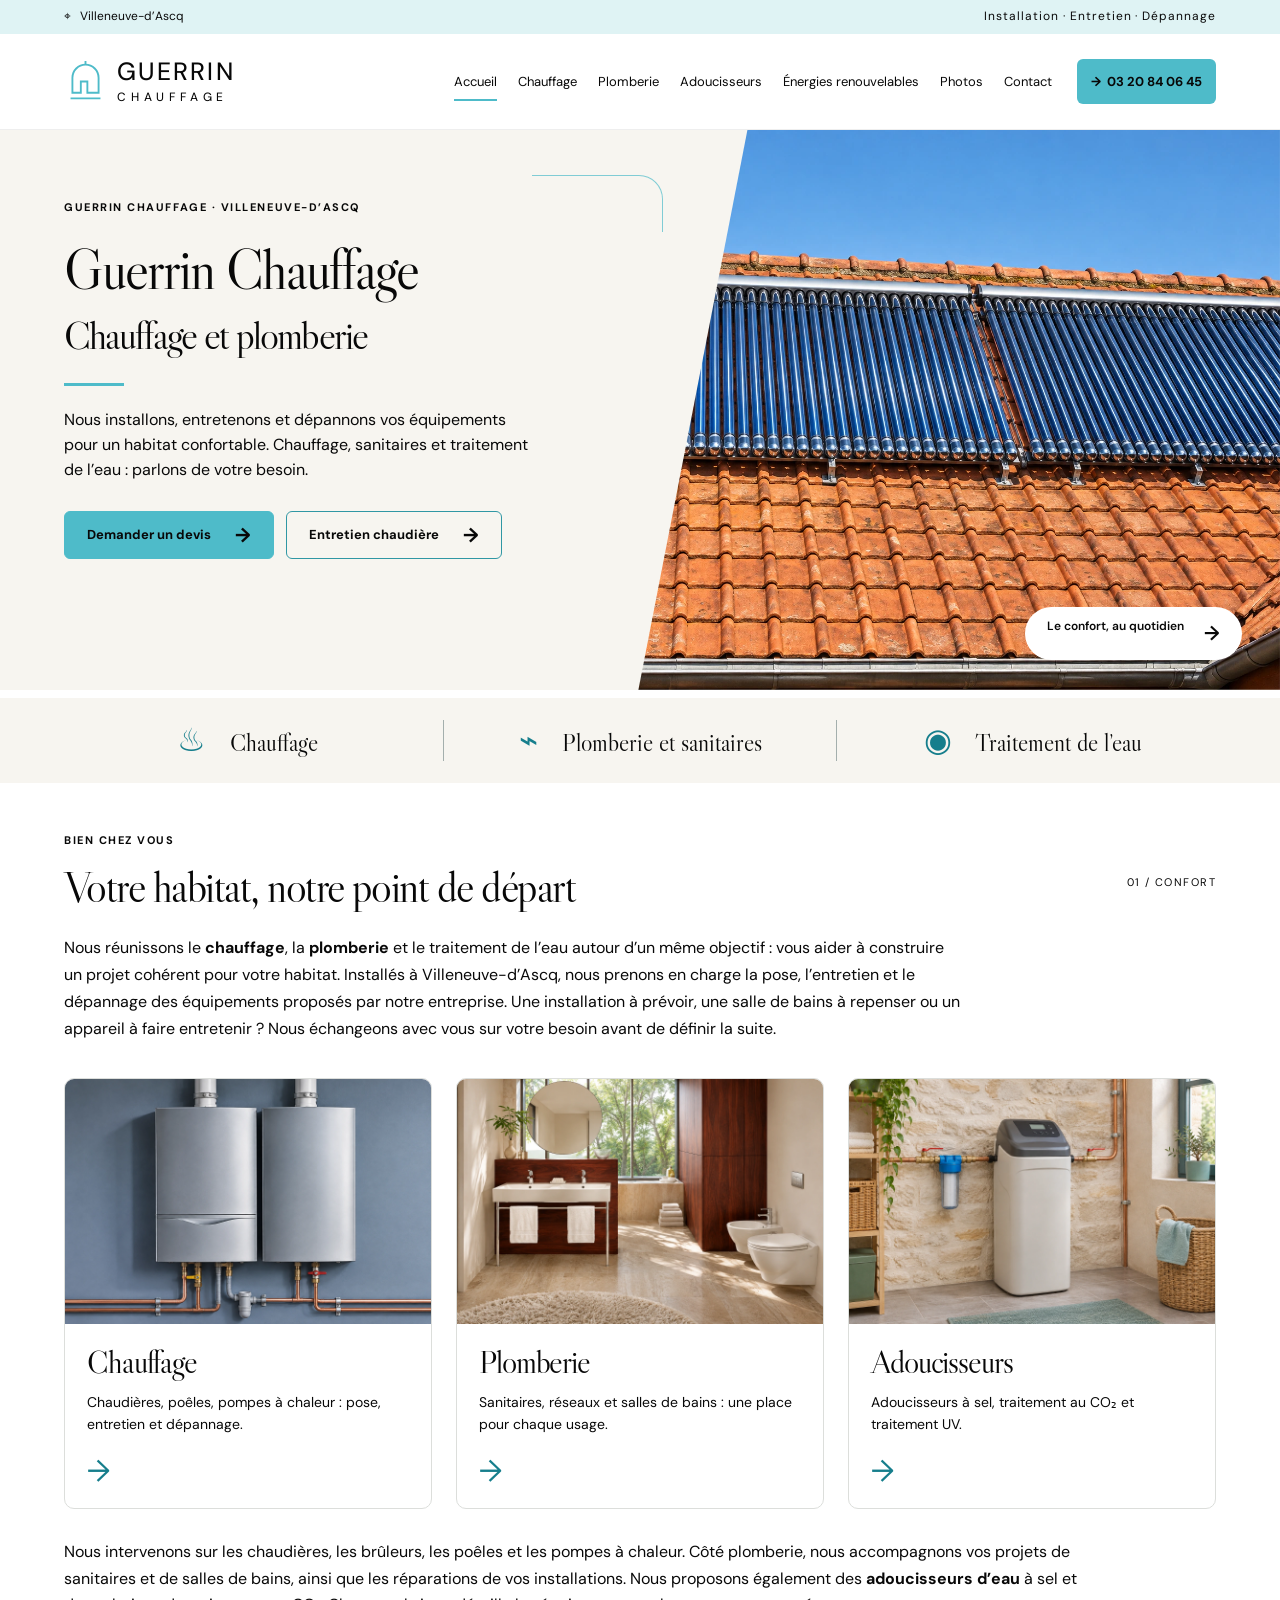
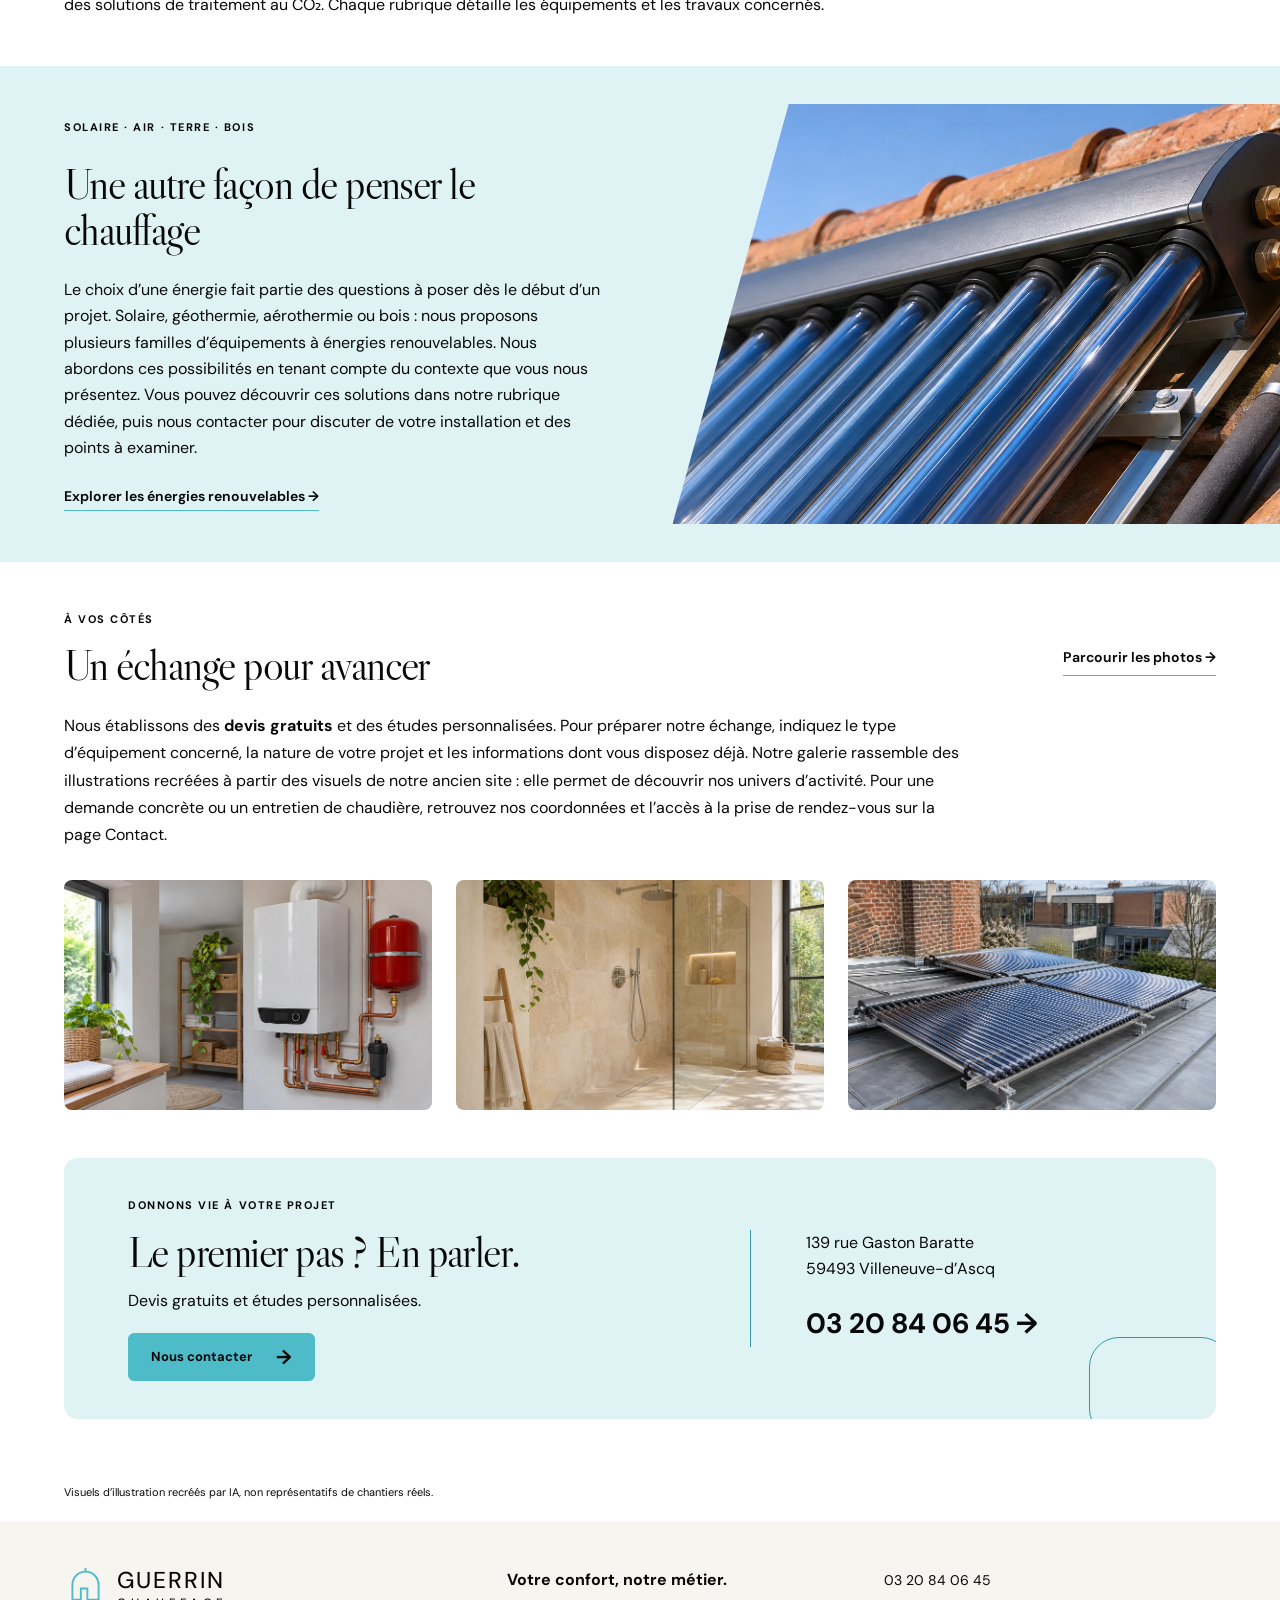
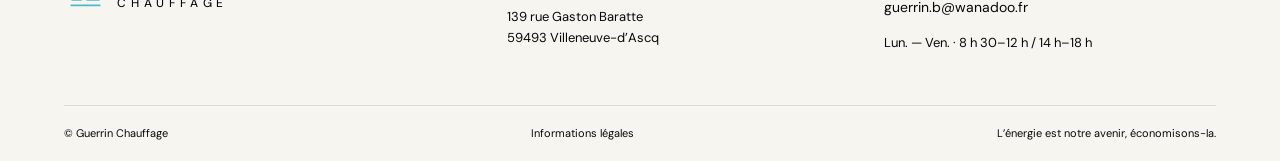
<file: index.html>
<!doctype html><html lang="fr"><head><meta charset="utf-8"><meta name="viewport" content="width=device-width, initial-scale=1"><title>Guerrin Chauffage, chauffage et plomberie à Villeneuve-d’Ascq | Guerrin Chauffage</title><meta name="description" content="Nous réunissons le chauffage, la plomberie et le traitement de l’eau autour d’un même objectif : vous aider à construire un projet cohérent pour votre"><meta name="theme-color" content="#4ebbc9"><link rel="icon" href="assets/favicon.svg" type="image/svg+xml"><link rel="stylesheet" href="style.css?v=5"></head><body><a class="skip" href="#contenu">Aller au contenu</a><div class="top"><div class="wrap">⌖ &nbsp; Villeneuve-d’Ascq <span>Installation · Entretien · Dépannage</span></div></div><header><div class="wrap header"><a class="brand" href="index.html" aria-label="Guerrin Chauffage accueil"><svg viewBox="0 0 46 46" aria-hidden="true"><path d="M9 35V19a14 14 0 0 1 28 0v16H25V23h-7v12Z"/><path d="M7 41h32M23 5V1"/></svg><span>GUERRIN<span class="brand-sub">CHAUFFAGE</span></span></a><button class="menu" aria-expanded="false" aria-controls="navigation">Menu ☰</button><nav id="navigation" aria-label="Navigation principale"><a href="index.html" aria-current="page">Accueil</a><a href="chauffage.html" >Chauffage</a><a href="plomberie.html" >Plomberie</a><a href="adoucisseurs.html" >Adoucisseurs</a><a href="energies-renouvelables.html" >Énergies renouvelables</a><a href="photos.html" >Photos</a><a href="contact.html" >Contact</a></nav><a class="phone" href="tel:+33320840645">→ &nbsp;03 20 84 06 45</a></div></header><main id="contenu"><section class="hero home"><div class="hero-copy"><span class="eyebrow">GUERRIN CHAUFFAGE · VILLENEUVE-D’ASCQ</span><h1>Guerrin Chauffage<br><span>Chauffage et plomberie</span></h1><div class="rule"></div><p>Nous installons, entretenons et dépannons vos équipements pour un habitat confortable. Chauffage, sanitaires et traitement de l’eau : parlons de votre besoin.</p><div class="actions"><a class="button" href="contact.html">Demander un devis <span>→</span></a><a class="button outline" href="https://guerrin.opdate.fr" target="_blank" rel="noopener">Entretien chaudière <span>→</span></a></div></div><div class="hero-image"><img src="assets/photo-0-hd.webp" alt="Capteurs solaires sur une toiture" fetchpriority="high"><span class="image-tag">Le confort, au quotidien <span>→</span></span></div></section><div class="service-strip"><a href="chauffage.html"><span>♨︎</span> Chauffage</a><a href="plomberie.html"><span>⌁</span> Plomberie et sanitaires</a><a href="adoucisseurs.html"><span>◉</span> Traitement de l’eau</a></div><section class="wrap section reveal" id="decouvrir"><div class="section-heading"><div><span class="eyebrow">BIEN CHEZ VOUS</span><h2>Votre habitat, notre point de départ</h2></div><span class="small-number">01 / CONFORT</span></div><p class="intro">Nous réunissons le <strong>chauffage</strong>, la <strong>plomberie</strong> et le traitement de l’eau autour d’un même objectif : vous aider à construire un projet cohérent pour votre habitat. Installés à Villeneuve-d’Ascq, nous prenons en charge la pose, l’entretien et le dépannage des équipements proposés par notre entreprise. Une installation à prévoir, une salle de bains à repenser ou un appareil à faire entretenir ? Nous échangeons avec vous sur votre besoin avant de définir la suite.</p><div class="cards"><a class="card" href="chauffage.html"><div class="card-img"><img src="assets/photo-4-hd.webp" alt="Illustration recréée : équipement de chauffage" loading="lazy"></div><div class="card-content"><h3>Chauffage</h3><p>Chaudières, poêles, pompes à chaleur : pose, entretien et dépannage.</p><span class="arrow">→</span></div></a><a class="card" href="plomberie.html"><div class="card-img"><img src="assets/photo-2-hd.webp" alt="Illustration recréée : sanitaires" loading="lazy"></div><div class="card-content"><h3>Plomberie</h3><p>Sanitaires, réseaux et salles de bains : une place pour chaque usage.</p><span class="arrow">→</span></div></a><a class="card" href="adoucisseurs.html"><div class="card-img"><img src="assets/adoucisseur-hd.webp" alt="Illustration : adoucisseur d’eau" loading="lazy"></div><div class="card-content"><h3>Adoucisseurs</h3><p>Adoucisseurs à sel, traitement au CO₂ et traitement UV.</p><span class="arrow">→</span></div></a></div><p class="after-cards">Nous intervenons sur les chaudières, les brûleurs, les poêles et les pompes à chaleur. Côté plomberie, nous accompagnons vos projets de sanitaires et de salles de bains, ainsi que les réparations de vos installations. Nous proposons également des <strong>adoucisseurs d’eau</strong> à sel et des solutions de traitement au CO₂. Chaque rubrique détaille les équipements et les travaux concernés.</p></section><section class="feature reveal"><div class="wrap feature-grid"><div><span class="eyebrow">SOLAIRE · AIR · TERRE · BOIS</span><h2>Une autre façon de penser le chauffage</h2><p>Le choix d’une énergie fait partie des questions à poser dès le début d’un projet. Solaire, géothermie, aérothermie ou bois : nous proposons plusieurs familles d’équipements à énergies renouvelables. Nous abordons ces possibilités en tenant compte du contexte que vous nous présentez. Vous pouvez découvrir ces solutions dans notre rubrique dédiée, puis nous contacter pour discuter de votre installation et des points à examiner.</p><a class="text-link" href="energies-renouvelables.html">Explorer les énergies renouvelables →</a></div><div class="feature-media" data-parallax><img src="assets/home-solar-detail.webp" alt="Illustration : détail de capteurs solaires thermiques" loading="lazy"></div></div></section><section class="wrap section reveal"><div class="section-heading"><div><span class="eyebrow">À VOS CÔTÉS</span><h2>Un échange pour avancer</h2></div><a class="text-link" href="photos.html">Parcourir les photos →</a></div><p class="intro">Nous établissons des <strong>devis gratuits</strong> et des études personnalisées. Pour préparer notre échange, indiquez le type d’équipement concerné, la nature de votre projet et les informations dont vous disposez déjà. Notre galerie rassemble des illustrations recréées à partir des visuels de notre ancien site : elle permet de découvrir nos univers d’activité. Pour une demande concrète ou un entretien de chaudière, retrouvez nos coordonnées et l’accès à la prise de rendez-vous sur la page Contact.</p><div class="gallery-preview"><img src="assets/home-heating-preview.webp" alt="Illustration : chaudière murale et vase d’expansion" loading="lazy"><img src="assets/home-bath-preview.webp" alt="Illustration : douche à l’italienne" loading="lazy"><img src="assets/photo-6-hd.webp" alt="Illustration recréée : solaire" loading="lazy"></div></section><section class="wrap cta reveal"><div><span class="eyebrow">DONNONS VIE À VOTRE PROJET</span><h2>Le premier pas ? En parler.</h2><p>Devis gratuits et études personnalisées.</p><a class="button" href="contact.html">Nous contacter <span>→</span></a></div><div class="cta-info"><p>139 rue Gaston Baratte<br>59493 Villeneuve-d’Ascq</p><a href="tel:+33320840645">03 20 84 06 45 →</a></div></section><p class="wrap visual-note">Visuels d’illustration recréés par IA, non représentatifs de chantiers réels.</p></main><footer><div class="wrap foot"><a class="brand" href="index.html" aria-label="Guerrin Chauffage accueil"><svg viewBox="0 0 46 46" aria-hidden="true"><path d="M9 35V19a14 14 0 0 1 28 0v16H25V23h-7v12Z"/><path d="M7 41h32M23 5V1"/></svg><span>GUERRIN<span class="brand-sub">CHAUFFAGE</span></span></a><div><strong>Votre confort, notre métier.</strong><p>139 rue Gaston Baratte<br>59493 Villeneuve-d’Ascq</p></div><div><a href="tel:+33320840645">03 20 84 06 45</a><br><a href="mailto:guerrin.b@wanadoo.fr">guerrin.b@wanadoo.fr</a><p>Lun. — Ven. · 8 h 30–12 h / 14 h–18 h</p></div></div><div class="wrap foot-bottom"><span>© Guerrin Chauffage</span><a href="https://www.guerrinchauffage.com/info" target="_blank" rel="noopener">Informations légales</a><span>L’énergie est notre avenir, économisons-la.</span></div></footer><dialog id="lightbox"><button aria-label="Fermer la photographie">Fermer ×</button><img alt=""><p></p></dialog><script src="app.js?v=3" defer></script></body></html>
</file>
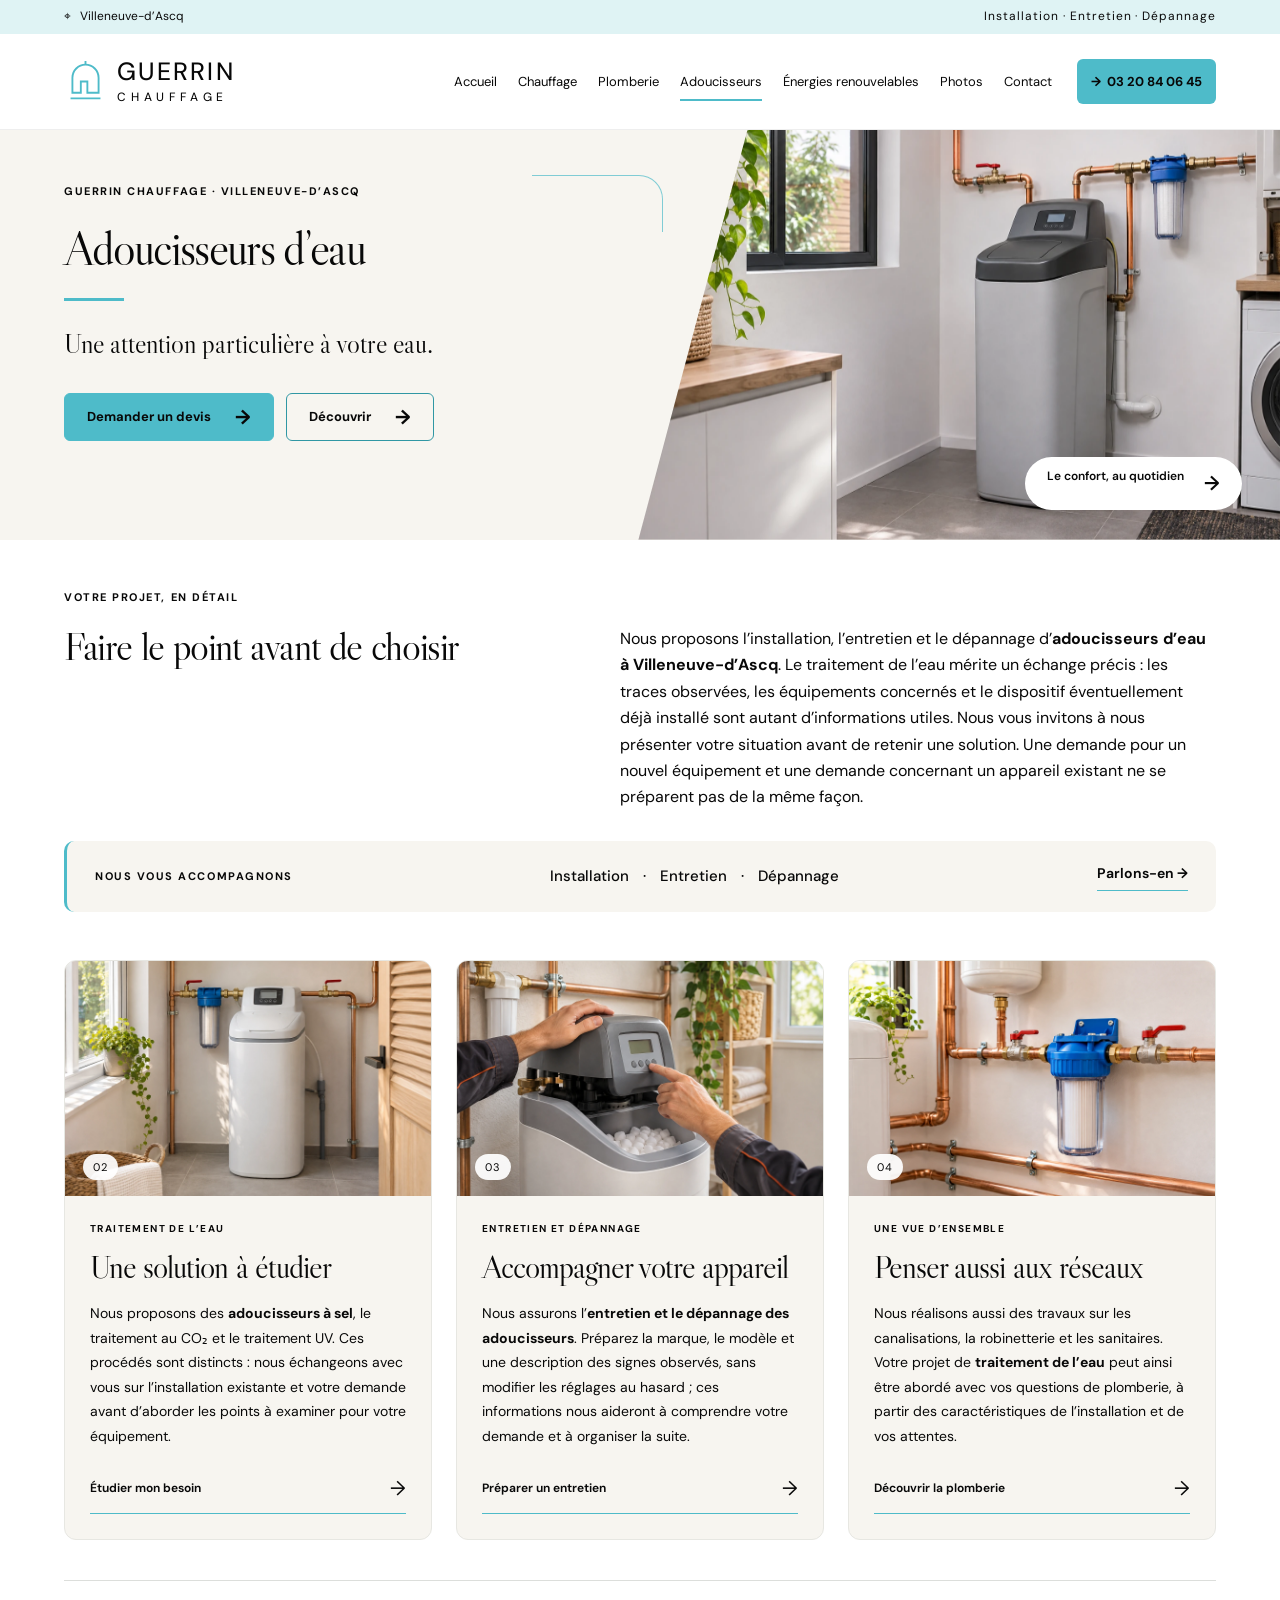
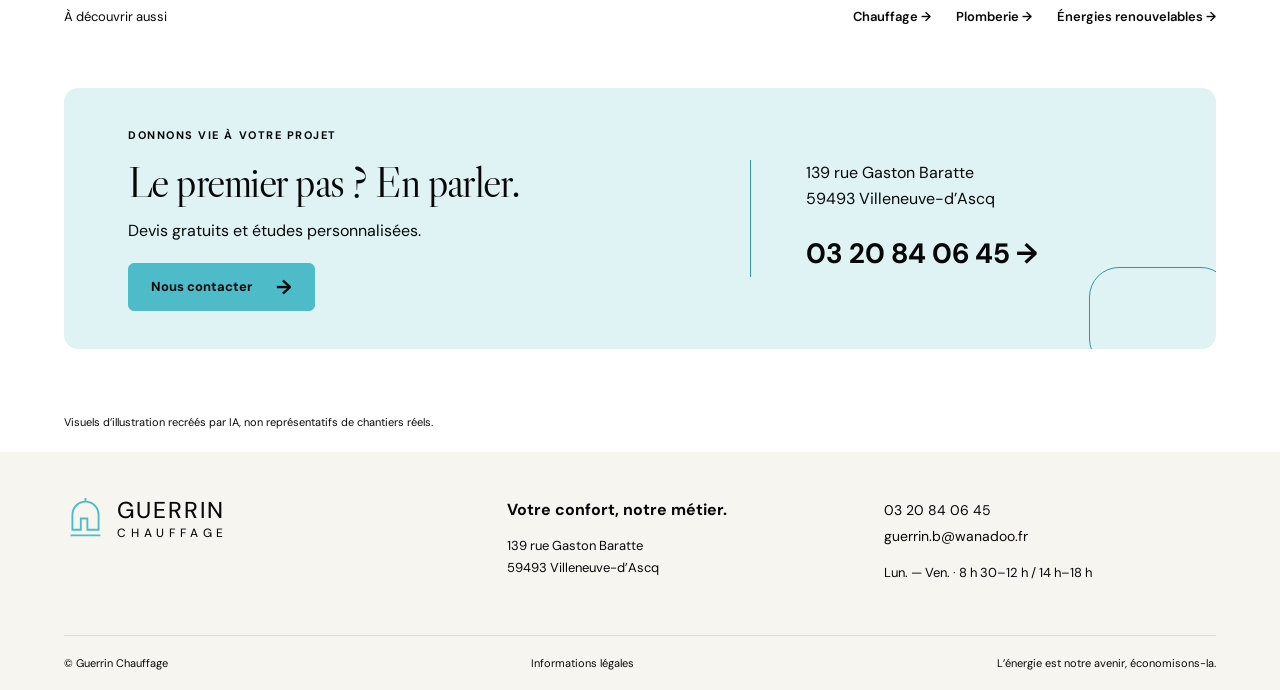
<file: adoucisseurs.html>
<!doctype html><html lang="fr"><head><meta charset="utf-8"><meta name="viewport" content="width=device-width, initial-scale=1"><title>Adoucisseurs et traitement de l’eau à Villeneuve-d’Ascq | Guerrin Chauffage</title><meta name="description" content="Nous proposons l’installation, l’entretien et le dépannage d’adoucisseurs d’eau à Villeneuve-d’Ascq. Le traitement de l’eau mérite un échange précis :"><meta name="theme-color" content="#4ebbc9"><link rel="icon" href="assets/favicon.svg" type="image/svg+xml"><link rel="stylesheet" href="style.css?v=5"></head><body><a class="skip" href="#contenu">Aller au contenu</a><div class="top"><div class="wrap">⌖ &nbsp; Villeneuve-d’Ascq <span>Installation · Entretien · Dépannage</span></div></div><header><div class="wrap header"><a class="brand" href="index.html" aria-label="Guerrin Chauffage accueil"><svg viewBox="0 0 46 46" aria-hidden="true"><path d="M9 35V19a14 14 0 0 1 28 0v16H25V23h-7v12Z"/><path d="M7 41h32M23 5V1"/></svg><span>GUERRIN<span class="brand-sub">CHAUFFAGE</span></span></a><button class="menu" aria-expanded="false" aria-controls="navigation">Menu ☰</button><nav id="navigation" aria-label="Navigation principale"><a href="index.html" >Accueil</a><a href="chauffage.html" >Chauffage</a><a href="plomberie.html" >Plomberie</a><a href="adoucisseurs.html" aria-current="page">Adoucisseurs</a><a href="energies-renouvelables.html" >Énergies renouvelables</a><a href="photos.html" >Photos</a><a href="contact.html" >Contact</a></nav><a class="phone" href="tel:+33320840645">→ &nbsp;03 20 84 06 45</a></div></header><main id="contenu"><section class="hero inner"><div class="hero-copy"><span class="eyebrow">GUERRIN CHAUFFAGE · VILLENEUVE-D’ASCQ</span><h1>Adoucisseurs d’eau</h1><div class="rule"></div><p>Une attention particulière à votre eau.</p><div class="actions"><a class="button" href="contact.html">Demander un devis <span>→</span></a><a class="button outline" href="#decouvrir" >Découvrir <span>→</span></a></div></div><div class="hero-image"><img src="assets/header-adoucisseurs.webp" alt="Illustration : adoucisseur d’eau domestique" fetchpriority="high"><span class="image-tag">Le confort, au quotidien <span>→</span></span></div></section><section class="wrap section detail-start" id="decouvrir"><div><span class="eyebrow">VOTRE PROJET, EN DÉTAIL</span><h2>Faire le point avant de choisir</h2><p>Nous proposons l’installation, l’entretien et le dépannage d’<strong>adoucisseurs d’eau à Villeneuve-d’Ascq</strong>. Le traitement de l’eau mérite un échange précis : les traces observées, les équipements concernés et le dispositif éventuellement déjà installé sont autant d’informations utiles. Nous vous invitons à nous présenter votre situation avant de retenir une solution. Une demande pour un nouvel équipement et une demande concernant un appareil existant ne se préparent pas de la même façon.</p></div><aside class="quick"><span class="eyebrow">NOUS VOUS ACCOMPAGNONS</span><p class="support-activities"><span>Installation</span><span>Entretien</span><span>Dépannage</span></p><a class="text-link" href="contact.html">Parlons-en →</a></aside></section><section class="wrap heating-cards" aria-label="Équipements et accompagnement pour adoucisseurs"><article class="service-visual reveal"><div class="service-visual-image"><img src="assets/eau-solutions.webp" alt="Illustration : adoucisseur et filtre domestiques" loading="lazy"><span class="visual-index">02</span></div><div class="service-visual-copy"><span class="eyebrow">TRAITEMENT DE L’EAU</span><h2>Une solution à étudier</h2><p>Nous proposons des <strong>adoucisseurs à sel</strong>, le traitement au CO₂ et le traitement UV. Ces procédés sont distincts : nous échangeons avec vous sur l’installation existante et votre demande avant d’aborder les points à examiner pour votre équipement.</p><a class="text-link" href="contact.html">Étudier mon besoin <span aria-hidden="true">→</span></a></div></article><article class="service-visual reveal"><div class="service-visual-image"><img src="assets/eau-entretien.webp" alt="Illustration : inspection d’un adoucisseur" loading="lazy"><span class="visual-index">03</span></div><div class="service-visual-copy"><span class="eyebrow">ENTRETIEN ET DÉPANNAGE</span><h2>Accompagner votre appareil</h2><p>Nous assurons l’<strong>entretien et le dépannage des adoucisseurs</strong>. Préparez la marque, le modèle et une description des signes observés, sans modifier les réglages au hasard ; ces informations nous aideront à comprendre votre demande et à organiser la suite.</p><a class="text-link" href="contact.html">Préparer un entretien <span aria-hidden="true">→</span></a></div></article><article class="service-visual reveal"><div class="service-visual-image"><img src="assets/eau-raccordement.webp" alt="Illustration : filtre et raccordements d’eau" loading="lazy"><span class="visual-index">04</span></div><div class="service-visual-copy"><span class="eyebrow">UNE VUE D’ENSEMBLE</span><h2>Penser aussi aux réseaux</h2><p>Nous réalisons aussi des travaux sur les canalisations, la robinetterie et les sanitaires. Votre projet de <strong>traitement de l’eau</strong> peut ainsi être abordé avec vos questions de plomberie, à partir des caractéristiques de l’installation et de vos attentes.</p><a class="text-link" href="plomberie.html">Découvrir la plomberie <span aria-hidden="true">→</span></a></div></article></section><section class="wrap service-nav"><span>À découvrir aussi</span><a href="chauffage.html">Chauffage →</a><a href="plomberie.html">Plomberie →</a><a href="energies-renouvelables.html">Énergies renouvelables →</a></section><section class="wrap cta reveal"><div><span class="eyebrow">DONNONS VIE À VOTRE PROJET</span><h2>Le premier pas ? En parler.</h2><p>Devis gratuits et études personnalisées.</p><a class="button" href="contact.html">Nous contacter <span>→</span></a></div><div class="cta-info"><p>139 rue Gaston Baratte<br>59493 Villeneuve-d’Ascq</p><a href="tel:+33320840645">03 20 84 06 45 →</a></div></section><p class="wrap visual-note">Visuels d’illustration recréés par IA, non représentatifs de chantiers réels.</p></main><footer><div class="wrap foot"><a class="brand" href="index.html" aria-label="Guerrin Chauffage accueil"><svg viewBox="0 0 46 46" aria-hidden="true"><path d="M9 35V19a14 14 0 0 1 28 0v16H25V23h-7v12Z"/><path d="M7 41h32M23 5V1"/></svg><span>GUERRIN<span class="brand-sub">CHAUFFAGE</span></span></a><div><strong>Votre confort, notre métier.</strong><p>139 rue Gaston Baratte<br>59493 Villeneuve-d’Ascq</p></div><div><a href="tel:+33320840645">03 20 84 06 45</a><br><a href="mailto:guerrin.b@wanadoo.fr">guerrin.b@wanadoo.fr</a><p>Lun. — Ven. · 8 h 30–12 h / 14 h–18 h</p></div></div><div class="wrap foot-bottom"><span>© Guerrin Chauffage</span><a href="https://www.guerrinchauffage.com/info" target="_blank" rel="noopener">Informations légales</a><span>L’énergie est notre avenir, économisons-la.</span></div></footer><dialog id="lightbox"><button aria-label="Fermer la photographie">Fermer ×</button><img alt=""><p></p></dialog><script src="app.js?v=3" defer></script></body></html>
</file>
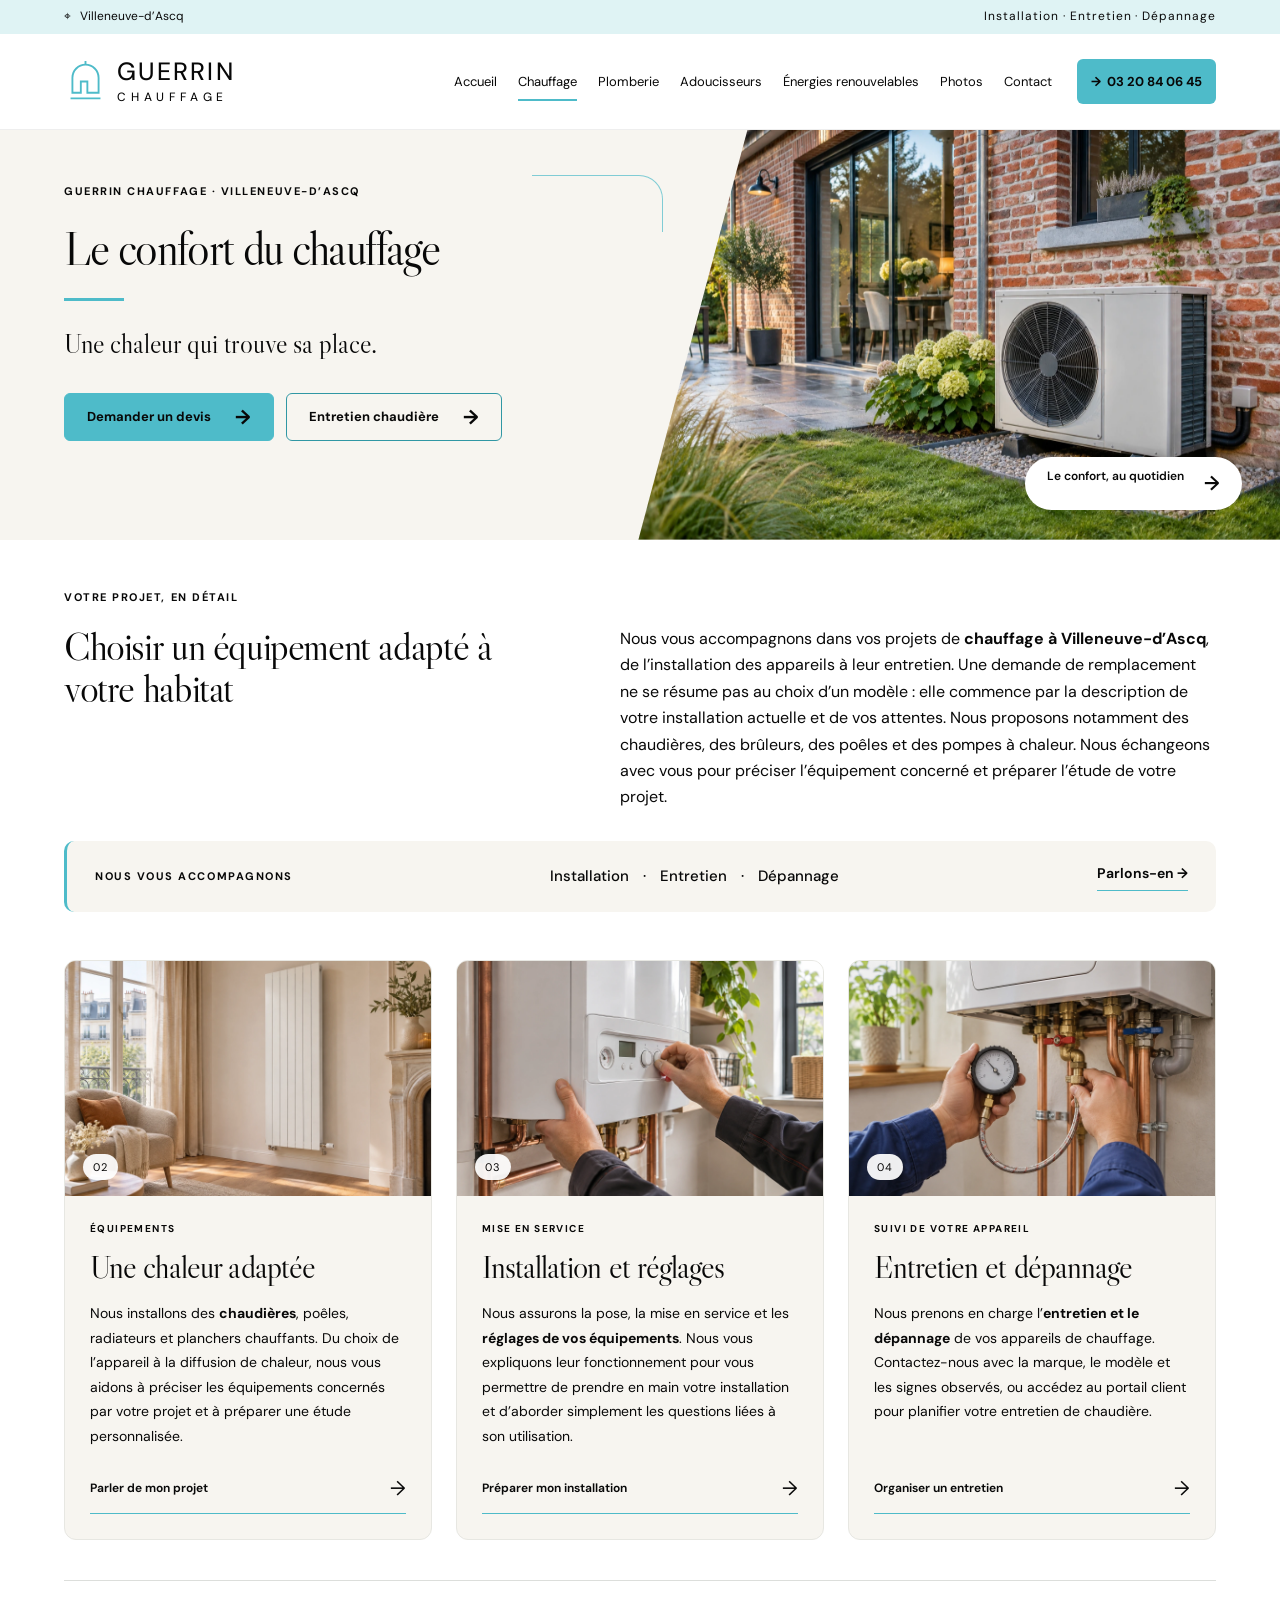
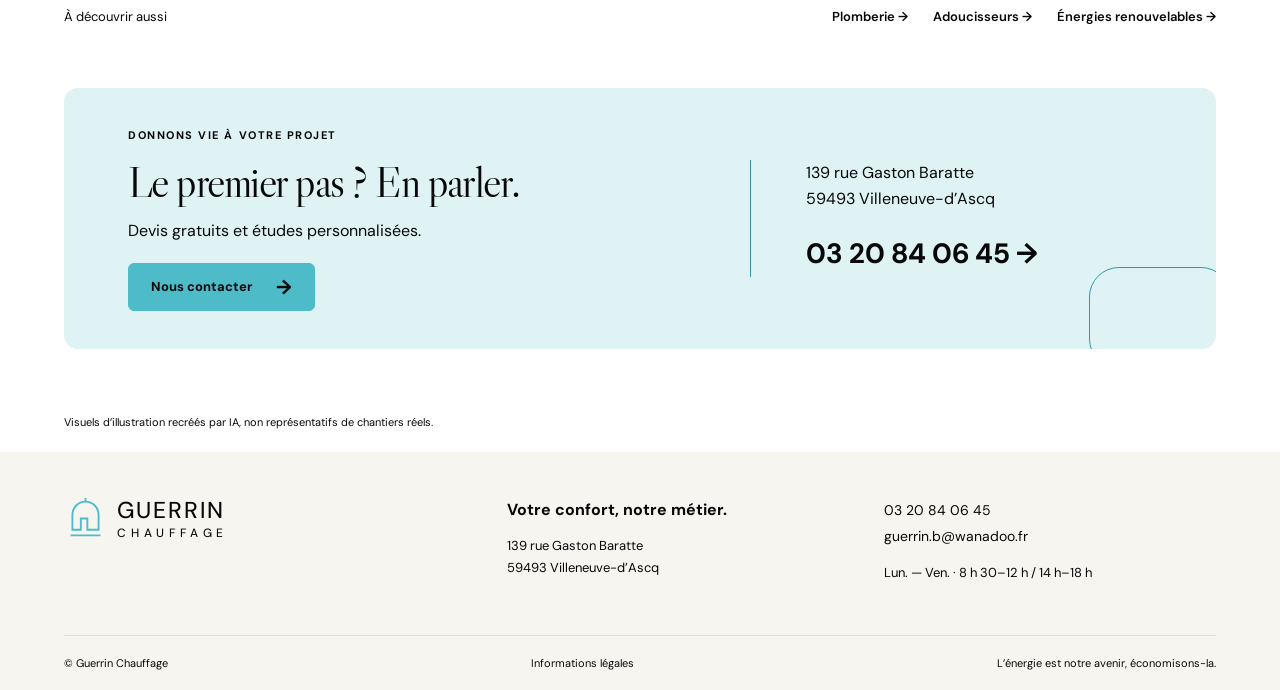
<file: chauffage.html>
<!doctype html><html lang="fr"><head><meta charset="utf-8"><meta name="viewport" content="width=device-width, initial-scale=1"><title>Chauffagiste à Villeneuve-d’Ascq : installation et entretien | Guerrin Chauffage</title><meta name="description" content="Nous vous accompagnons dans vos projets de chauffage à Villeneuve-d’Ascq, de l’installation des appareils à leur entretien. Une demande de remplacemen"><meta name="theme-color" content="#4ebbc9"><link rel="icon" href="assets/favicon.svg" type="image/svg+xml"><link rel="stylesheet" href="style.css?v=5"></head><body><a class="skip" href="#contenu">Aller au contenu</a><div class="top"><div class="wrap">⌖ &nbsp; Villeneuve-d’Ascq <span>Installation · Entretien · Dépannage</span></div></div><header><div class="wrap header"><a class="brand" href="index.html" aria-label="Guerrin Chauffage accueil"><svg viewBox="0 0 46 46" aria-hidden="true"><path d="M9 35V19a14 14 0 0 1 28 0v16H25V23h-7v12Z"/><path d="M7 41h32M23 5V1"/></svg><span>GUERRIN<span class="brand-sub">CHAUFFAGE</span></span></a><button class="menu" aria-expanded="false" aria-controls="navigation">Menu ☰</button><nav id="navigation" aria-label="Navigation principale"><a href="index.html" >Accueil</a><a href="chauffage.html" aria-current="page">Chauffage</a><a href="plomberie.html" >Plomberie</a><a href="adoucisseurs.html" >Adoucisseurs</a><a href="energies-renouvelables.html" >Énergies renouvelables</a><a href="photos.html" >Photos</a><a href="contact.html" >Contact</a></nav><a class="phone" href="tel:+33320840645">→ &nbsp;03 20 84 06 45</a></div></header><main id="contenu"><section class="hero inner"><div class="hero-copy"><span class="eyebrow">GUERRIN CHAUFFAGE · VILLENEUVE-D’ASCQ</span><h1>Le confort du chauffage</h1><div class="rule"></div><p>Une chaleur qui trouve sa place.</p><div class="actions"><a class="button" href="contact.html">Demander un devis <span>→</span></a><a class="button outline" href="https://guerrin.opdate.fr" target="_blank" rel="noopener">Entretien chaudière <span>→</span></a></div></div><div class="hero-image"><img src="assets/header-chauffage.webp" alt="Illustration : pompe à chaleur extérieure" fetchpriority="high"><span class="image-tag">Le confort, au quotidien <span>→</span></span></div></section><section class="wrap section detail-start" id="decouvrir"><div><span class="eyebrow">VOTRE PROJET, EN DÉTAIL</span><h2>Choisir un équipement adapté à votre habitat</h2><p>Nous vous accompagnons dans vos projets de <strong>chauffage à Villeneuve-d’Ascq</strong>, de l’installation des appareils à leur entretien. Une demande de remplacement ne se résume pas au choix d’un modèle : elle commence par la description de votre installation actuelle et de vos attentes. Nous proposons notamment des chaudières, des brûleurs, des poêles et des pompes à chaleur. Nous échangeons avec vous pour préciser l’équipement concerné et préparer l’étude de votre projet.</p></div><aside class="quick"><span class="eyebrow">NOUS VOUS ACCOMPAGNONS</span><p class="support-activities"><span>Installation</span><span>Entretien</span><span>Dépannage</span></p><a class="text-link" href="contact.html">Parlons-en →</a></aside></section><section class="wrap heating-cards" aria-label="Installation et suivi du chauffage"><article class="service-visual reveal"><div class="service-visual-image"><img src="assets/chauffage-diffusion.webp" alt="Illustration : radiateur vertical dans un salon" loading="lazy"><span class="visual-index">02</span></div><div class="service-visual-copy"><span class="eyebrow">ÉQUIPEMENTS</span><h2>Une chaleur adaptée</h2><p>Nous installons des <strong>chaudières</strong>, poêles, radiateurs et planchers chauffants. Du choix de l’appareil à la diffusion de chaleur, nous vous aidons à préciser les équipements concernés par votre projet et à préparer une étude personnalisée.</p><a class="text-link" href="contact.html">Parler de mon projet <span aria-hidden="true">→</span></a></div></article><article class="service-visual reveal"><div class="service-visual-image"><img src="assets/chauffage-installation.webp" alt="Illustration : réglage d’une chaudière" loading="lazy"><span class="visual-index">03</span></div><div class="service-visual-copy"><span class="eyebrow">MISE EN SERVICE</span><h2>Installation et réglages</h2><p>Nous assurons la pose, la mise en service et les <strong>réglages de vos équipements</strong>. Nous vous expliquons leur fonctionnement pour vous permettre de prendre en main votre installation et d’aborder simplement les questions liées à son utilisation.</p><a class="text-link" href="contact.html">Préparer mon installation <span aria-hidden="true">→</span></a></div></article><article class="service-visual reveal"><div class="service-visual-image"><img src="assets/chauffage-entretien.webp" alt="Illustration : contrôle d’un équipement de chauffage" loading="lazy"><span class="visual-index">04</span></div><div class="service-visual-copy"><span class="eyebrow">SUIVI DE VOTRE APPAREIL</span><h2>Entretien et dépannage</h2><p>Nous prenons en charge l’<strong>entretien et le dépannage</strong> de vos appareils de chauffage. Contactez-nous avec la marque, le modèle et les signes observés, ou accédez au portail client pour planifier votre entretien de chaudière.</p><a class="text-link" href="https://guerrin.opdate.fr" target="_blank" rel="noopener">Organiser un entretien <span aria-hidden="true">→</span></a></div></article></section><section class="wrap service-nav"><span>À découvrir aussi</span><a href="plomberie.html">Plomberie →</a><a href="adoucisseurs.html">Adoucisseurs →</a><a href="energies-renouvelables.html">Énergies renouvelables →</a></section><section class="wrap cta reveal"><div><span class="eyebrow">DONNONS VIE À VOTRE PROJET</span><h2>Le premier pas ? En parler.</h2><p>Devis gratuits et études personnalisées.</p><a class="button" href="contact.html">Nous contacter <span>→</span></a></div><div class="cta-info"><p>139 rue Gaston Baratte<br>59493 Villeneuve-d’Ascq</p><a href="tel:+33320840645">03 20 84 06 45 →</a></div></section><p class="wrap visual-note">Visuels d’illustration recréés par IA, non représentatifs de chantiers réels.</p></main><footer><div class="wrap foot"><a class="brand" href="index.html" aria-label="Guerrin Chauffage accueil"><svg viewBox="0 0 46 46" aria-hidden="true"><path d="M9 35V19a14 14 0 0 1 28 0v16H25V23h-7v12Z"/><path d="M7 41h32M23 5V1"/></svg><span>GUERRIN<span class="brand-sub">CHAUFFAGE</span></span></a><div><strong>Votre confort, notre métier.</strong><p>139 rue Gaston Baratte<br>59493 Villeneuve-d’Ascq</p></div><div><a href="tel:+33320840645">03 20 84 06 45</a><br><a href="mailto:guerrin.b@wanadoo.fr">guerrin.b@wanadoo.fr</a><p>Lun. — Ven. · 8 h 30–12 h / 14 h–18 h</p></div></div><div class="wrap foot-bottom"><span>© Guerrin Chauffage</span><a href="https://www.guerrinchauffage.com/info" target="_blank" rel="noopener">Informations légales</a><span>L’énergie est notre avenir, économisons-la.</span></div></footer><dialog id="lightbox"><button aria-label="Fermer la photographie">Fermer ×</button><img alt=""><p></p></dialog><script src="app.js?v=3" defer></script></body></html>
</file>
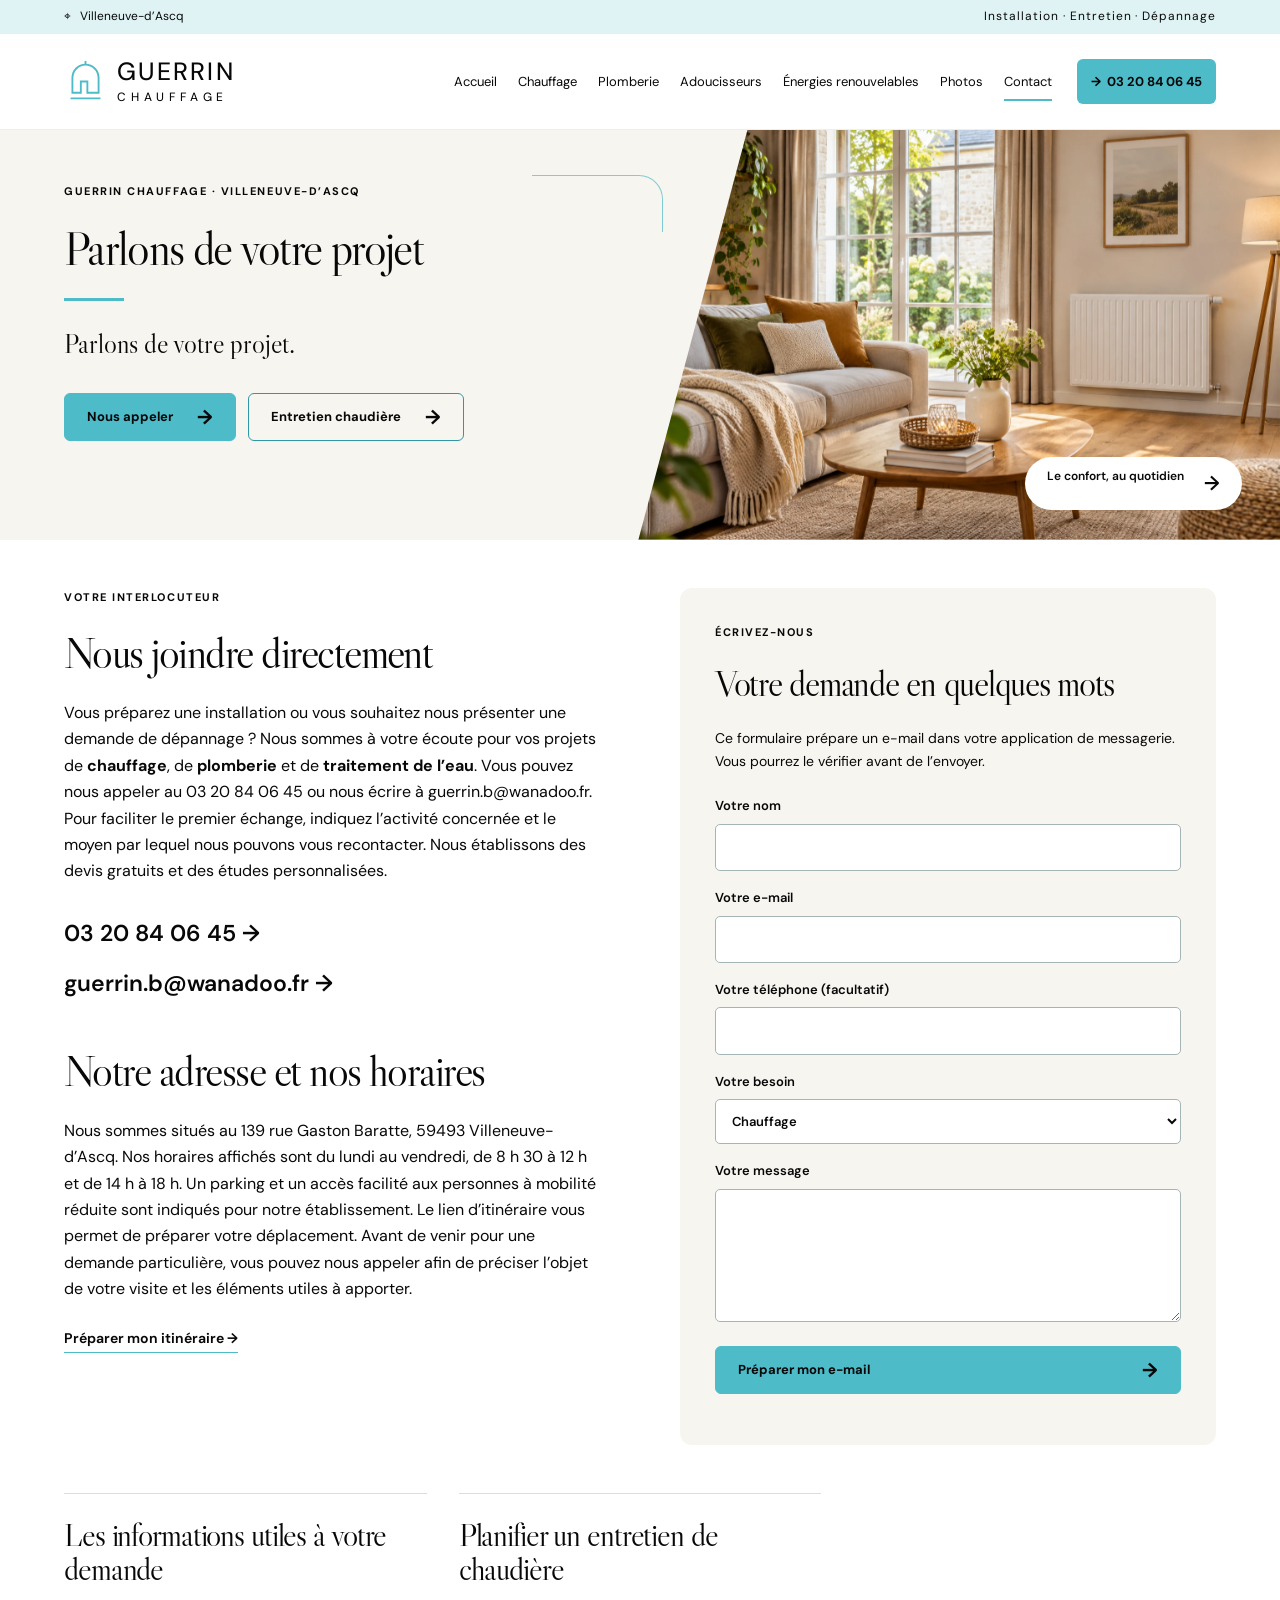
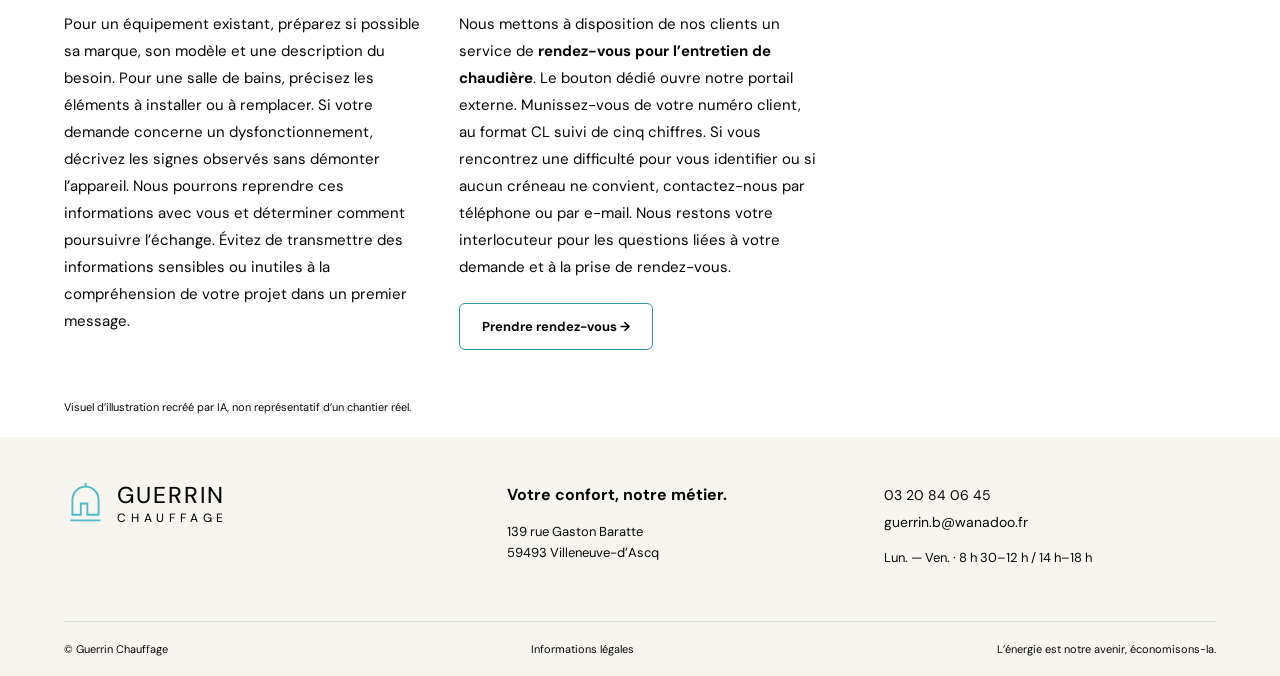
<file: contact.html>
<!doctype html><html lang="fr"><head><meta charset="utf-8"><meta name="viewport" content="width=device-width, initial-scale=1"><title>Contacter Guerrin Chauffage à Villeneuve-d’Ascq | Guerrin Chauffage</title><meta name="description" content="Vous préparez une installation ou vous souhaitez nous présenter une demande de dépannage ? Nous sommes à votre écoute pour vos projets de chauffage, d"><meta name="theme-color" content="#4ebbc9"><link rel="icon" href="assets/favicon.svg" type="image/svg+xml"><link rel="stylesheet" href="style.css?v=5"></head><body><a class="skip" href="#contenu">Aller au contenu</a><div class="top"><div class="wrap">⌖ &nbsp; Villeneuve-d’Ascq <span>Installation · Entretien · Dépannage</span></div></div><header><div class="wrap header"><a class="brand" href="index.html" aria-label="Guerrin Chauffage accueil"><svg viewBox="0 0 46 46" aria-hidden="true"><path d="M9 35V19a14 14 0 0 1 28 0v16H25V23h-7v12Z"/><path d="M7 41h32M23 5V1"/></svg><span>GUERRIN<span class="brand-sub">CHAUFFAGE</span></span></a><button class="menu" aria-expanded="false" aria-controls="navigation">Menu ☰</button><nav id="navigation" aria-label="Navigation principale"><a href="index.html" >Accueil</a><a href="chauffage.html" >Chauffage</a><a href="plomberie.html" >Plomberie</a><a href="adoucisseurs.html" >Adoucisseurs</a><a href="energies-renouvelables.html" >Énergies renouvelables</a><a href="photos.html" >Photos</a><a href="contact.html" aria-current="page">Contact</a></nav><a class="phone" href="tel:+33320840645">→ &nbsp;03 20 84 06 45</a></div></header><main id="contenu"><section class="hero inner"><div class="hero-copy"><span class="eyebrow">GUERRIN CHAUFFAGE · VILLENEUVE-D’ASCQ</span><h1>Parlons de votre projet</h1><div class="rule"></div><p>Parlons de votre projet.</p><div class="actions"><a class="button" href="tel:+33320840645">Nous appeler <span>→</span></a><a class="button outline" href="https://guerrin.opdate.fr" target="_blank" rel="noopener">Entretien chaudière <span>→</span></a></div></div><div class="hero-image"><img src="assets/header-contact.webp" alt="Illustration : confort d’un intérieur avec radiateur" fetchpriority="high"><span class="image-tag">Le confort, au quotidien <span>→</span></span></div></section><section class="wrap contact-grid section" id="decouvrir"><div><span class="eyebrow">VOTRE INTERLOCUTEUR</span><h2>Nous joindre directement</h2><p>Vous préparez une installation ou vous souhaitez nous présenter une demande de dépannage ? Nous sommes à votre écoute pour vos projets de <strong>chauffage</strong>, de <strong>plomberie</strong> et de <strong>traitement de l’eau</strong>. Vous pouvez nous appeler au 03 20 84 06 45 ou nous écrire à guerrin.b@wanadoo.fr. Pour faciliter le premier échange, indiquez l’activité concernée et le moyen par lequel nous pouvons vous recontacter. Nous établissons des devis gratuits et des études personnalisées.</p><div class="contact-links"><a href="tel:+33320840645">03 20 84 06 45 →</a><a href="mailto:guerrin.b@wanadoo.fr">guerrin.b@wanadoo.fr →</a></div><h2>Notre adresse et nos horaires</h2><p>Nous sommes situés au 139 rue Gaston Baratte, 59493 Villeneuve-d’Ascq. Nos horaires affichés sont du lundi au vendredi, de 8 h 30 à 12 h et de 14 h à 18 h. Un parking et un accès facilité aux personnes à mobilité réduite sont indiqués pour notre établissement. Le lien d’itinéraire vous permet de préparer votre déplacement. Avant de venir pour une demande particulière, vous pouvez nous appeler afin de préciser l’objet de votre visite et les éléments utiles à apporter.</p><a class="text-link" href="https://www.google.com/maps/search/?api=1&query=139+rue+Gaston+Baratte+59493+Villeneuve+d+Ascq" target="_blank" rel="noopener">Préparer mon itinéraire →</a></div><div class="contact-panel"><span class="eyebrow">ÉCRIVEZ-NOUS</span><h2>Votre demande en quelques mots</h2><p>Ce formulaire prépare un e-mail dans votre application de messagerie. Vous pourrez le vérifier avant de l’envoyer.</p><form id="contact-form"><label>Votre nom<input name="nom" autocomplete="name" required></label><label>Votre e-mail<input type="email" name="email" autocomplete="email" required></label><label>Votre téléphone (facultatif)<input type="tel" name="telephone" autocomplete="tel"></label><label>Votre besoin<select name="sujet"><option>Chauffage</option><option>Plomberie</option><option>Adoucisseurs</option><option>Énergies renouvelables</option><option>Entretien de chaudière</option></select></label><label>Votre message<textarea name="message" rows="5" required></textarea></label><button class="button" type="submit">Préparer mon e-mail <span>→</span></button><p id="form-status" role="status"></p></form></div></section><section class="wrap editorial"><article><h2>Les informations utiles à votre demande</h2><p>Pour un équipement existant, préparez si possible sa marque, son modèle et une description du besoin. Pour une salle de bains, précisez les éléments à installer ou à remplacer. Si votre demande concerne un dysfonctionnement, décrivez les signes observés sans démonter l’appareil. Nous pourrons reprendre ces informations avec vous et déterminer comment poursuivre l’échange. Évitez de transmettre des informations sensibles ou inutiles à la compréhension de votre projet dans un premier message.</p></article><article><h2>Planifier un entretien de chaudière</h2><p>Nous mettons à disposition de nos clients un service de <strong>rendez-vous pour l’entretien de chaudière</strong>. Le bouton dédié ouvre notre portail externe. Munissez-vous de votre numéro client, au format CL suivi de cinq chiffres. Si vous rencontrez une difficulté pour vous identifier ou si aucun créneau ne convient, contactez-nous par téléphone ou par e-mail. Nous restons votre interlocuteur pour les questions liées à votre demande et à la prise de rendez-vous.</p><a class="button outline" href="https://guerrin.opdate.fr" target="_blank" rel="noopener">Prendre rendez-vous →</a></article></section><p class="wrap visual-note">Visuel d’illustration recréé par IA, non représentatif d’un chantier réel.</p></main><footer><div class="wrap foot"><a class="brand" href="index.html" aria-label="Guerrin Chauffage accueil"><svg viewBox="0 0 46 46" aria-hidden="true"><path d="M9 35V19a14 14 0 0 1 28 0v16H25V23h-7v12Z"/><path d="M7 41h32M23 5V1"/></svg><span>GUERRIN<span class="brand-sub">CHAUFFAGE</span></span></a><div><strong>Votre confort, notre métier.</strong><p>139 rue Gaston Baratte<br>59493 Villeneuve-d’Ascq</p></div><div><a href="tel:+33320840645">03 20 84 06 45</a><br><a href="mailto:guerrin.b@wanadoo.fr">guerrin.b@wanadoo.fr</a><p>Lun. — Ven. · 8 h 30–12 h / 14 h–18 h</p></div></div><div class="wrap foot-bottom"><span>© Guerrin Chauffage</span><a href="https://www.guerrinchauffage.com/info" target="_blank" rel="noopener">Informations légales</a><span>L’énergie est notre avenir, économisons-la.</span></div></footer><dialog id="lightbox"><button aria-label="Fermer la photographie">Fermer ×</button><img alt=""><p></p></dialog><script src="app.js?v=3" defer></script></body></html>
</file>
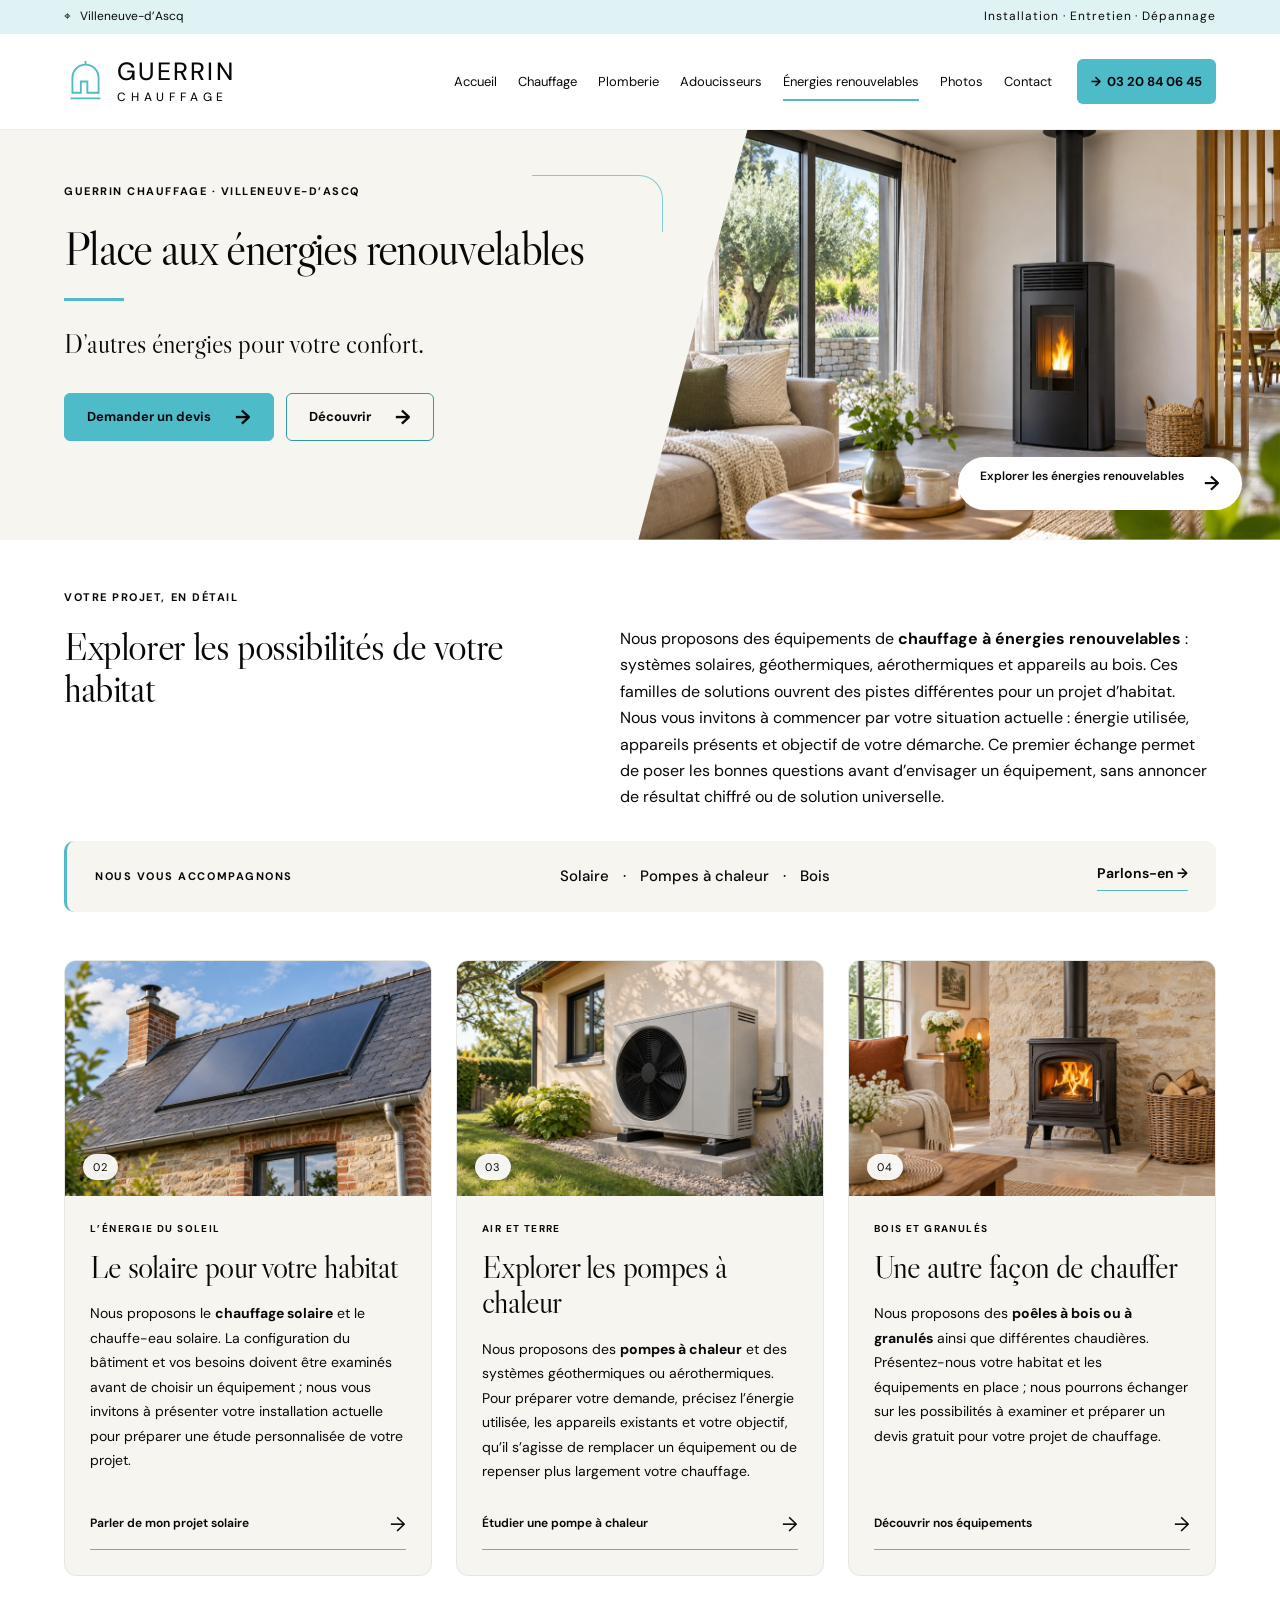
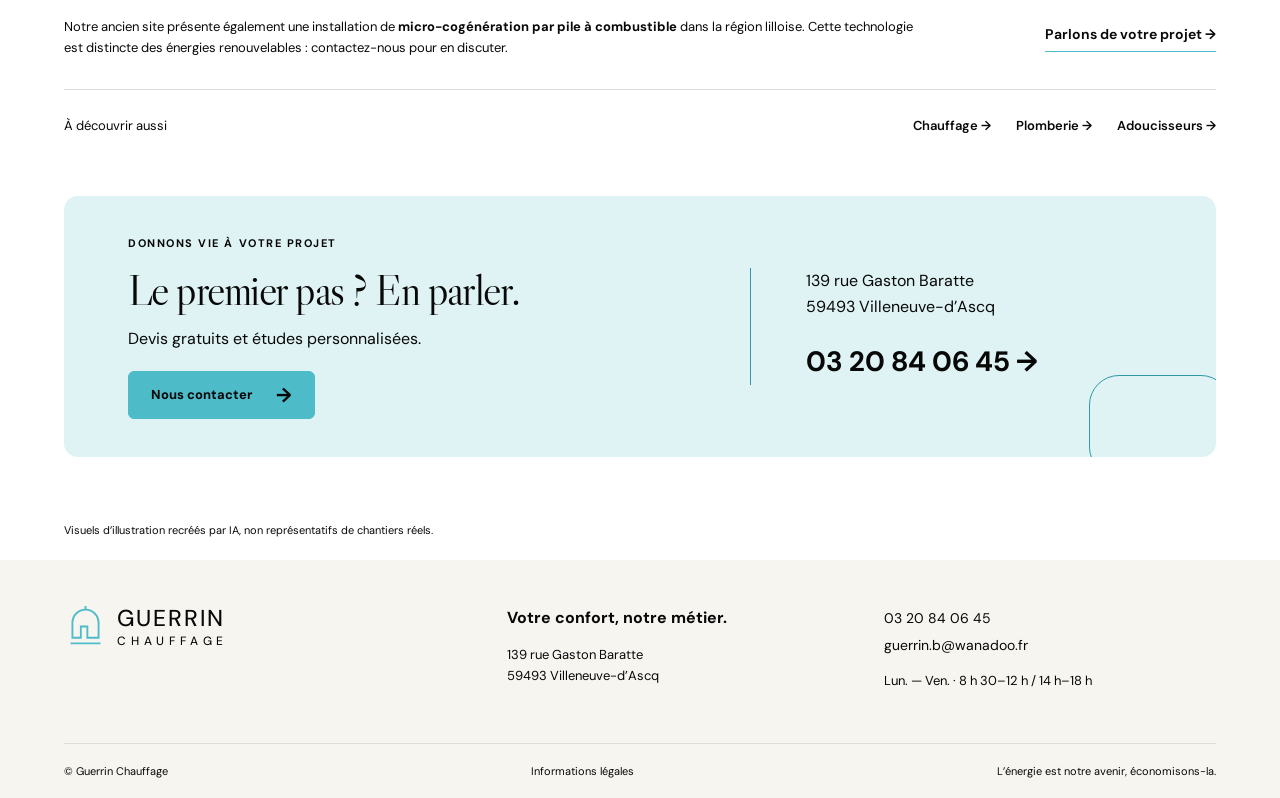
<file: energies-renouvelables.html>
<!doctype html><html lang="fr"><head><meta charset="utf-8"><meta name="viewport" content="width=device-width, initial-scale=1"><title>Chauffage et énergies renouvelables à Villeneuve-d’Ascq | Guerrin Chauffage</title><meta name="description" content="Nous proposons des équipements de chauffage à énergies renouvelables : systèmes solaires, géothermiques, aérothermiques et appareils au bois. Ces fami"><meta name="theme-color" content="#4ebbc9"><link rel="icon" href="assets/favicon.svg" type="image/svg+xml"><link rel="stylesheet" href="style.css?v=5"></head><body><a class="skip" href="#contenu">Aller au contenu</a><div class="top"><div class="wrap">⌖ &nbsp; Villeneuve-d’Ascq <span>Installation · Entretien · Dépannage</span></div></div><header><div class="wrap header"><a class="brand" href="index.html" aria-label="Guerrin Chauffage accueil"><svg viewBox="0 0 46 46" aria-hidden="true"><path d="M9 35V19a14 14 0 0 1 28 0v16H25V23h-7v12Z"/><path d="M7 41h32M23 5V1"/></svg><span>GUERRIN<span class="brand-sub">CHAUFFAGE</span></span></a><button class="menu" aria-expanded="false" aria-controls="navigation">Menu ☰</button><nav id="navigation" aria-label="Navigation principale"><a href="index.html" >Accueil</a><a href="chauffage.html" >Chauffage</a><a href="plomberie.html" >Plomberie</a><a href="adoucisseurs.html" >Adoucisseurs</a><a href="energies-renouvelables.html" aria-current="page">Énergies renouvelables</a><a href="photos.html" >Photos</a><a href="contact.html" >Contact</a></nav><a class="phone" href="tel:+33320840645">→ &nbsp;03 20 84 06 45</a></div></header><main id="contenu"><section class="hero inner"><div class="hero-copy"><span class="eyebrow">GUERRIN CHAUFFAGE · VILLENEUVE-D’ASCQ</span><h1>Place aux énergies renouvelables</h1><div class="rule"></div><p>D’autres énergies pour votre confort.</p><div class="actions"><a class="button" href="contact.html">Demander un devis <span>→</span></a><a class="button outline" href="#decouvrir" >Découvrir <span>→</span></a></div></div><div class="hero-image"><img src="assets/header-renewables.webp" alt="Illustration : poêle à granulés dans un séjour" fetchpriority="high"><span class="image-tag">Explorer les énergies renouvelables <span>→</span></span></div></section><section class="wrap section detail-start" id="decouvrir"><div><span class="eyebrow">VOTRE PROJET, EN DÉTAIL</span><h2>Explorer les possibilités de votre habitat</h2><p>Nous proposons des équipements de <strong>chauffage à énergies renouvelables</strong> : systèmes solaires, géothermiques, aérothermiques et appareils au bois. Ces familles de solutions ouvrent des pistes différentes pour un projet d’habitat. Nous vous invitons à commencer par votre situation actuelle : énergie utilisée, appareils présents et objectif de votre démarche. Ce premier échange permet de poser les bonnes questions avant d’envisager un équipement, sans annoncer de résultat chiffré ou de solution universelle.</p></div><aside class="quick"><span class="eyebrow">NOUS VOUS ACCOMPAGNONS</span><p class="support-activities"><span>Solaire</span><span>Pompes à chaleur</span><span>Bois</span></p><a class="text-link" href="contact.html">Parlons-en →</a></aside></section><section class="wrap heating-cards" aria-label="Équipements et accompagnement pour energies-renouvelables"><article class="service-visual reveal"><div class="service-visual-image"><img src="assets/energie-solaire.webp" alt="Illustration : capteurs solaires thermiques sur toiture" loading="lazy"><span class="visual-index">02</span></div><div class="service-visual-copy"><span class="eyebrow">L’ÉNERGIE DU SOLEIL</span><h2>Le solaire pour votre habitat</h2><p>Nous proposons le <strong>chauffage solaire</strong> et le chauffe-eau solaire. La configuration du bâtiment et vos besoins doivent être examinés avant de choisir un équipement ; nous vous invitons à présenter votre installation actuelle pour préparer une étude personnalisée de votre projet.</p><a class="text-link" href="contact.html">Parler de mon projet solaire <span aria-hidden="true">→</span></a></div></article><article class="service-visual reveal"><div class="service-visual-image"><img src="assets/energie-pac.webp" alt="Illustration : pompe à chaleur dans un jardin" loading="lazy"><span class="visual-index">03</span></div><div class="service-visual-copy"><span class="eyebrow">AIR ET TERRE</span><h2>Explorer les pompes à chaleur</h2><p>Nous proposons des <strong>pompes à chaleur</strong> et des systèmes géothermiques ou aérothermiques. Pour préparer votre demande, précisez l’énergie utilisée, les appareils existants et votre objectif, qu’il s’agisse de remplacer un équipement ou de repenser plus largement votre chauffage.</p><a class="text-link" href="contact.html">Étudier une pompe à chaleur <span aria-hidden="true">→</span></a></div></article><article class="service-visual reveal"><div class="service-visual-image"><img src="assets/energie-bois.webp" alt="Illustration : poêle à bois dans un intérieur" loading="lazy"><span class="visual-index">04</span></div><div class="service-visual-copy"><span class="eyebrow">BOIS ET GRANULÉS</span><h2>Une autre façon de chauffer</h2><p>Nous proposons des <strong>poêles à bois ou à granulés</strong> ainsi que différentes chaudières. Présentez-nous votre habitat et les équipements en place ; nous pourrons échanger sur les possibilités à examiner et préparer un devis gratuit pour votre projet de chauffage.</p><a class="text-link" href="chauffage.html">Découvrir nos équipements <span aria-hidden="true">→</span></a></div></article></section><div class="wrap microcogeneration"><p>Notre ancien site présente également une installation de <strong>micro-cogénération par pile à combustible</strong> dans la région lilloise. Cette technologie est distincte des énergies renouvelables : contactez-nous pour en discuter.</p><a class="text-link" href="contact.html">Parlons de votre projet →</a></div><section class="wrap service-nav"><span>À découvrir aussi</span><a href="chauffage.html">Chauffage →</a><a href="plomberie.html">Plomberie →</a><a href="adoucisseurs.html">Adoucisseurs →</a></section><section class="wrap cta reveal"><div><span class="eyebrow">DONNONS VIE À VOTRE PROJET</span><h2>Le premier pas ? En parler.</h2><p>Devis gratuits et études personnalisées.</p><a class="button" href="contact.html">Nous contacter <span>→</span></a></div><div class="cta-info"><p>139 rue Gaston Baratte<br>59493 Villeneuve-d’Ascq</p><a href="tel:+33320840645">03 20 84 06 45 →</a></div></section><p class="wrap visual-note">Visuels d’illustration recréés par IA, non représentatifs de chantiers réels.</p></main><footer><div class="wrap foot"><a class="brand" href="index.html" aria-label="Guerrin Chauffage accueil"><svg viewBox="0 0 46 46" aria-hidden="true"><path d="M9 35V19a14 14 0 0 1 28 0v16H25V23h-7v12Z"/><path d="M7 41h32M23 5V1"/></svg><span>GUERRIN<span class="brand-sub">CHAUFFAGE</span></span></a><div><strong>Votre confort, notre métier.</strong><p>139 rue Gaston Baratte<br>59493 Villeneuve-d’Ascq</p></div><div><a href="tel:+33320840645">03 20 84 06 45</a><br><a href="mailto:guerrin.b@wanadoo.fr">guerrin.b@wanadoo.fr</a><p>Lun. — Ven. · 8 h 30–12 h / 14 h–18 h</p></div></div><div class="wrap foot-bottom"><span>© Guerrin Chauffage</span><a href="https://www.guerrinchauffage.com/info" target="_blank" rel="noopener">Informations légales</a><span>L’énergie est notre avenir, économisons-la.</span></div></footer><dialog id="lightbox"><button aria-label="Fermer la photographie">Fermer ×</button><img alt=""><p></p></dialog><script src="app.js?v=3" defer></script></body></html>
</file>
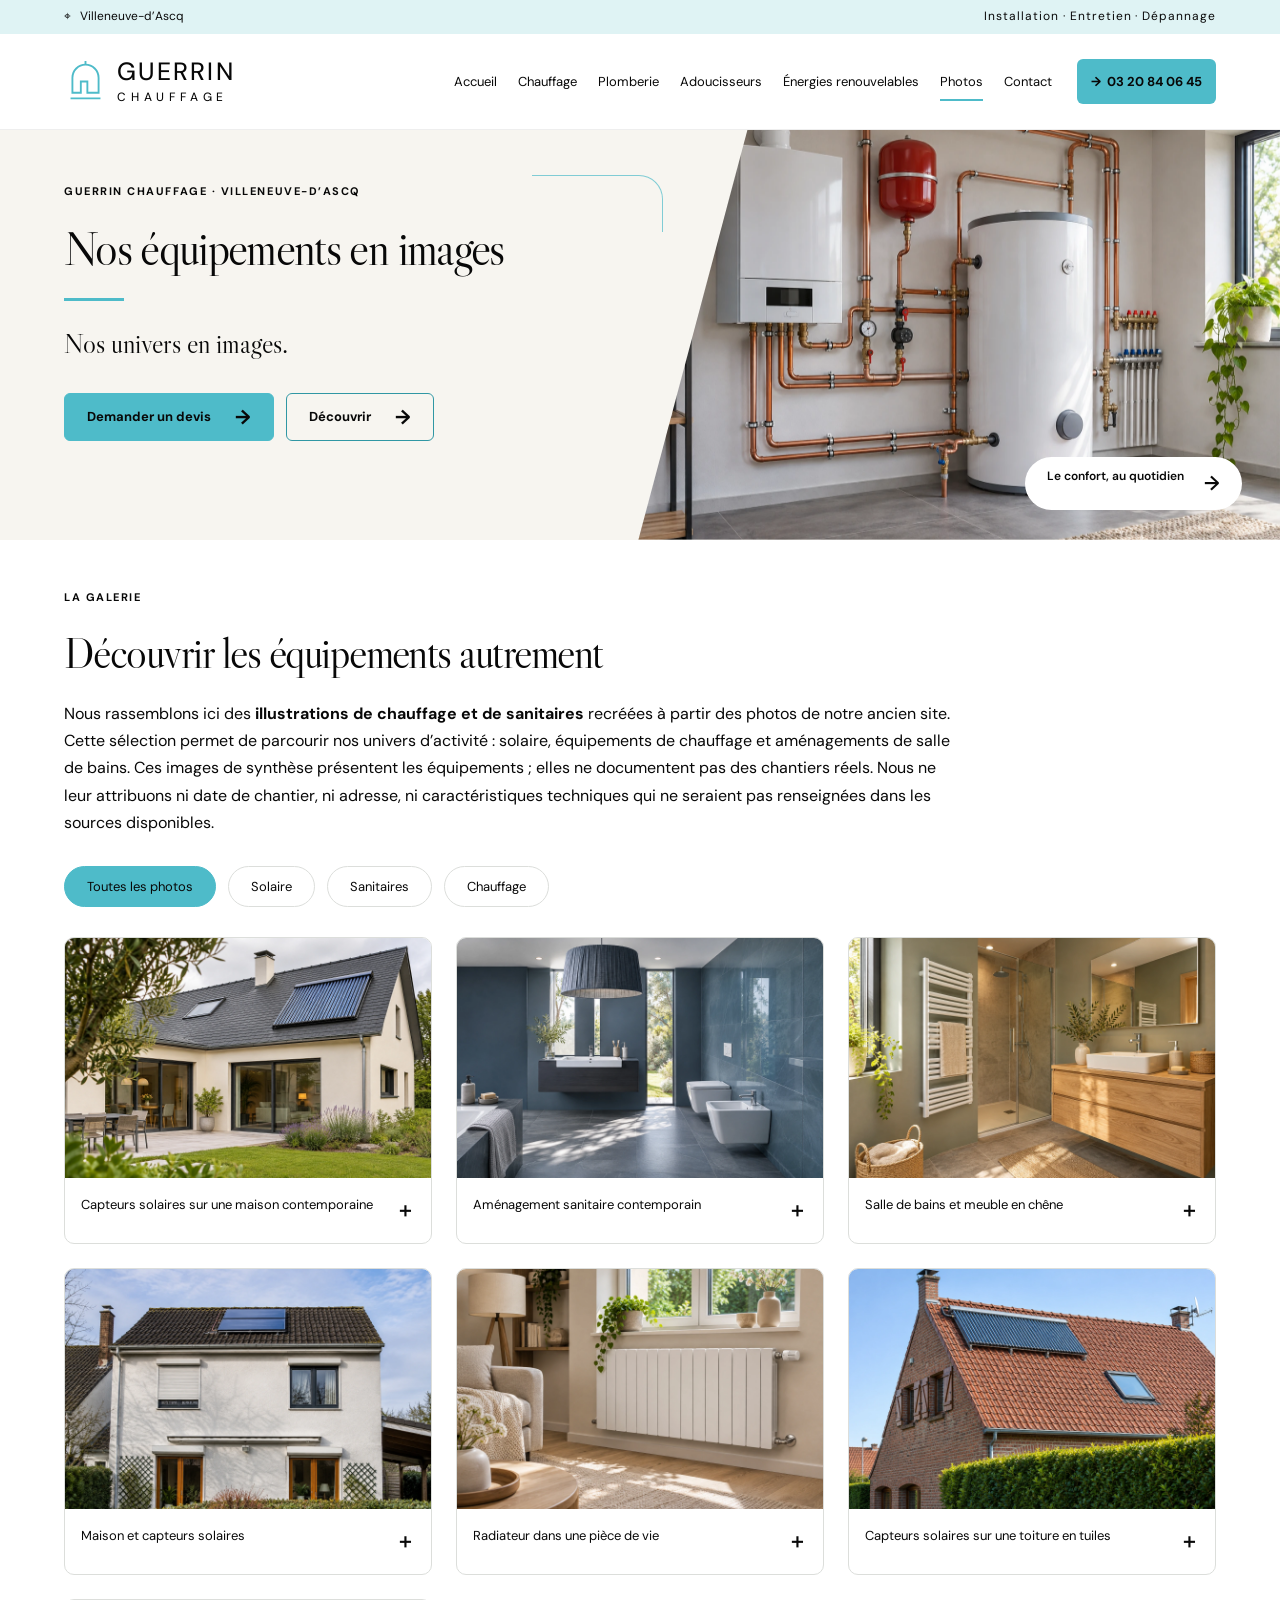
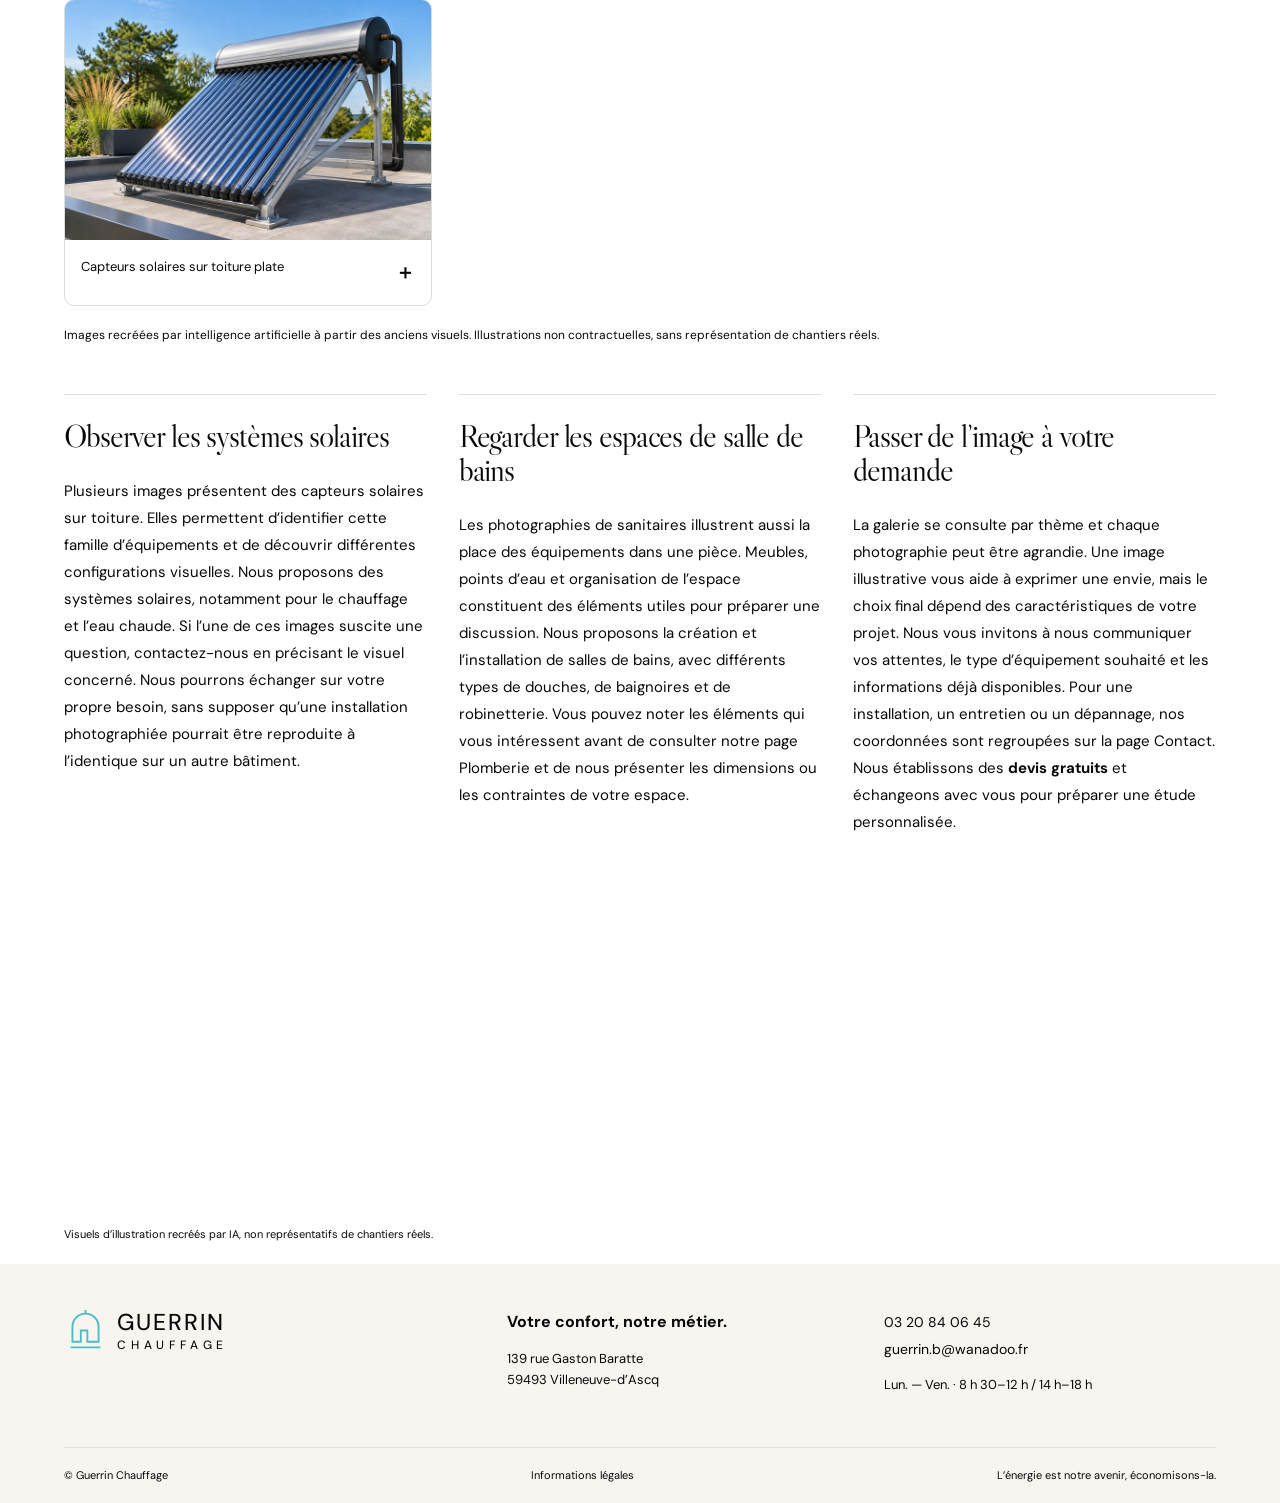
<file: photos.html>
<!doctype html><html lang="fr"><head><meta charset="utf-8"><meta name="viewport" content="width=device-width, initial-scale=1"><title>Photos de chauffage et de sanitaires — Guerrin Chauffage | Guerrin Chauffage</title><meta name="description" content="Nous rassemblons ici des photos de chauffage et de sanitaires déjà présentes sur notre ancien site. Cette sélection permet de parcourir nos univers d’"><meta name="theme-color" content="#4ebbc9"><link rel="icon" href="assets/favicon.svg" type="image/svg+xml"><link rel="stylesheet" href="style.css?v=5"></head><body><a class="skip" href="#contenu">Aller au contenu</a><div class="top"><div class="wrap">⌖ &nbsp; Villeneuve-d’Ascq <span>Installation · Entretien · Dépannage</span></div></div><header><div class="wrap header"><a class="brand" href="index.html" aria-label="Guerrin Chauffage accueil"><svg viewBox="0 0 46 46" aria-hidden="true"><path d="M9 35V19a14 14 0 0 1 28 0v16H25V23h-7v12Z"/><path d="M7 41h32M23 5V1"/></svg><span>GUERRIN<span class="brand-sub">CHAUFFAGE</span></span></a><button class="menu" aria-expanded="false" aria-controls="navigation">Menu ☰</button><nav id="navigation" aria-label="Navigation principale"><a href="index.html" >Accueil</a><a href="chauffage.html" >Chauffage</a><a href="plomberie.html" >Plomberie</a><a href="adoucisseurs.html" >Adoucisseurs</a><a href="energies-renouvelables.html" >Énergies renouvelables</a><a href="photos.html" aria-current="page">Photos</a><a href="contact.html" >Contact</a></nav><a class="phone" href="tel:+33320840645">→ &nbsp;03 20 84 06 45</a></div></header><main id="contenu"><section class="hero inner"><div class="hero-copy"><span class="eyebrow">GUERRIN CHAUFFAGE · VILLENEUVE-D’ASCQ</span><h1>Nos équipements en images</h1><div class="rule"></div><p>Nos univers en images.</p><div class="actions"><a class="button" href="contact.html">Demander un devis <span>→</span></a><a class="button outline" href="#decouvrir" >Découvrir <span>→</span></a></div></div><div class="hero-image"><img src="assets/header-photos.webp" alt="Illustration : local technique de chauffage" fetchpriority="high"><span class="image-tag">Le confort, au quotidien <span>→</span></span></div></section><section class="wrap section" id="decouvrir"><span class="eyebrow">LA GALERIE</span><h2>Découvrir les équipements autrement</h2><p class="intro">Nous rassemblons ici des <strong>illustrations de chauffage et de sanitaires</strong> recréées à partir des photos de notre ancien site. Cette sélection permet de parcourir nos univers d’activité : solaire, équipements de chauffage et aménagements de salle de bains. Ces images de synthèse présentent les équipements ; elles ne documentent pas des chantiers réels. Nous ne leur attribuons ni date de chantier, ni adresse, ni caractéristiques techniques qui ne seraient pas renseignées dans les sources disponibles.</p><div class="filters" aria-label="Filtrer les photos"><button class="active" data-filter="all" aria-pressed="true">Toutes les photos</button><button data-filter="solaire" aria-pressed="false">Solaire</button><button data-filter="sanitaires" aria-pressed="false">Sanitaires</button><button data-filter="chauffage" aria-pressed="false">Chauffage</button></div><div class="gallery"><button class="gallery-item reveal" data-category="solaire" data-photo="assets/gallery-solar.webp" data-caption="Capteurs solaires sur une maison contemporaine"><img src="assets/gallery-solar.webp" alt="Capteurs solaires sur une maison contemporaine" loading="lazy"><span>Capteurs solaires sur une maison contemporaine <b>＋</b></span></button><button class="gallery-item reveal" data-category="sanitaires" data-photo="assets/photo-1-hd.webp" data-caption="Aménagement sanitaire contemporain"><img src="assets/photo-1-hd.webp" alt="Aménagement sanitaire contemporain" loading="lazy"><span>Aménagement sanitaire contemporain <b>＋</b></span></button><button class="gallery-item reveal" data-category="sanitaires" data-photo="assets/gallery-bathroom.webp" data-caption="Salle de bains et meuble en chêne"><img src="assets/gallery-bathroom.webp" alt="Salle de bains et meuble en chêne" loading="lazy"><span>Salle de bains et meuble en chêne <b>＋</b></span></button><button class="gallery-item reveal" data-category="solaire" data-photo="assets/photo-3-hd.webp" data-caption="Maison et capteurs solaires"><img src="assets/photo-3-hd.webp" alt="Maison et capteurs solaires" loading="lazy"><span>Maison et capteurs solaires <b>＋</b></span></button><button class="gallery-item reveal" data-category="chauffage" data-photo="assets/gallery-heating.webp" data-caption="Radiateur dans une pièce de vie"><img src="assets/gallery-heating.webp" alt="Radiateur dans une pièce de vie" loading="lazy"><span>Radiateur dans une pièce de vie <b>＋</b></span></button><button class="gallery-item reveal" data-category="solaire" data-photo="assets/photo-5-hd.webp" data-caption="Capteurs solaires sur une toiture en tuiles"><img src="assets/photo-5-hd.webp" alt="Capteurs solaires sur une toiture en tuiles" loading="lazy"><span>Capteurs solaires sur une toiture en tuiles <b>＋</b></span></button><button class="gallery-item reveal" data-category="solaire" data-photo="assets/gallery-solar-flat.webp" data-caption="Capteurs solaires sur toiture plate"><img src="assets/gallery-solar-flat.webp" alt="Capteurs solaires sur toiture plate" loading="lazy"><span>Capteurs solaires sur toiture plate <b>＋</b></span></button></div><p class="caption">Images recréées par intelligence artificielle à partir des anciens visuels. Illustrations non contractuelles, sans représentation de chantiers réels.</p></section><section class="wrap editorial"><article><h2>Observer les systèmes solaires</h2><p>Plusieurs images présentent des capteurs solaires sur toiture. Elles permettent d’identifier cette famille d’équipements et de découvrir différentes configurations visuelles. Nous proposons des systèmes solaires, notamment pour le chauffage et l’eau chaude. Si l’une de ces images suscite une question, contactez-nous en précisant le visuel concerné. Nous pourrons échanger sur votre propre besoin, sans supposer qu’une installation photographiée pourrait être reproduite à l’identique sur un autre bâtiment.</p></article><article><h2>Regarder les espaces de salle de bains</h2><p>Les photographies de sanitaires illustrent aussi la place des équipements dans une pièce. Meubles, points d’eau et organisation de l’espace constituent des éléments utiles pour préparer une discussion. Nous proposons la création et l’installation de salles de bains, avec différents types de douches, de baignoires et de robinetterie. Vous pouvez noter les éléments qui vous intéressent avant de consulter notre page Plomberie et de nous présenter les dimensions ou les contraintes de votre espace.</p></article><article><h2>Passer de l’image à votre demande</h2><p>La galerie se consulte par thème et chaque photographie peut être agrandie. Une image illustrative vous aide à exprimer une envie, mais le choix final dépend des caractéristiques de votre projet. Nous vous invitons à nous communiquer vos attentes, le type d’équipement souhaité et les informations déjà disponibles. Pour une installation, un entretien ou un dépannage, nos coordonnées sont regroupées sur la page Contact. Nous établissons des <strong>devis gratuits</strong> et échangeons avec vous pour préparer une étude personnalisée.</p></article></section><section class="wrap cta reveal"><div><span class="eyebrow">DONNONS VIE À VOTRE PROJET</span><h2>Le premier pas ? En parler.</h2><p>Devis gratuits et études personnalisées.</p><a class="button" href="contact.html">Nous contacter <span>→</span></a></div><div class="cta-info"><p>139 rue Gaston Baratte<br>59493 Villeneuve-d’Ascq</p><a href="tel:+33320840645">03 20 84 06 45 →</a></div></section><p class="wrap visual-note">Visuels d’illustration recréés par IA, non représentatifs de chantiers réels.</p></main><footer><div class="wrap foot"><a class="brand" href="index.html" aria-label="Guerrin Chauffage accueil"><svg viewBox="0 0 46 46" aria-hidden="true"><path d="M9 35V19a14 14 0 0 1 28 0v16H25V23h-7v12Z"/><path d="M7 41h32M23 5V1"/></svg><span>GUERRIN<span class="brand-sub">CHAUFFAGE</span></span></a><div><strong>Votre confort, notre métier.</strong><p>139 rue Gaston Baratte<br>59493 Villeneuve-d’Ascq</p></div><div><a href="tel:+33320840645">03 20 84 06 45</a><br><a href="mailto:guerrin.b@wanadoo.fr">guerrin.b@wanadoo.fr</a><p>Lun. — Ven. · 8 h 30–12 h / 14 h–18 h</p></div></div><div class="wrap foot-bottom"><span>© Guerrin Chauffage</span><a href="https://www.guerrinchauffage.com/info" target="_blank" rel="noopener">Informations légales</a><span>L’énergie est notre avenir, économisons-la.</span></div></footer><dialog id="lightbox"><button aria-label="Fermer la photographie">Fermer ×</button><img alt=""><p></p></dialog><script src="app.js?v=3" defer></script></body></html>
</file>
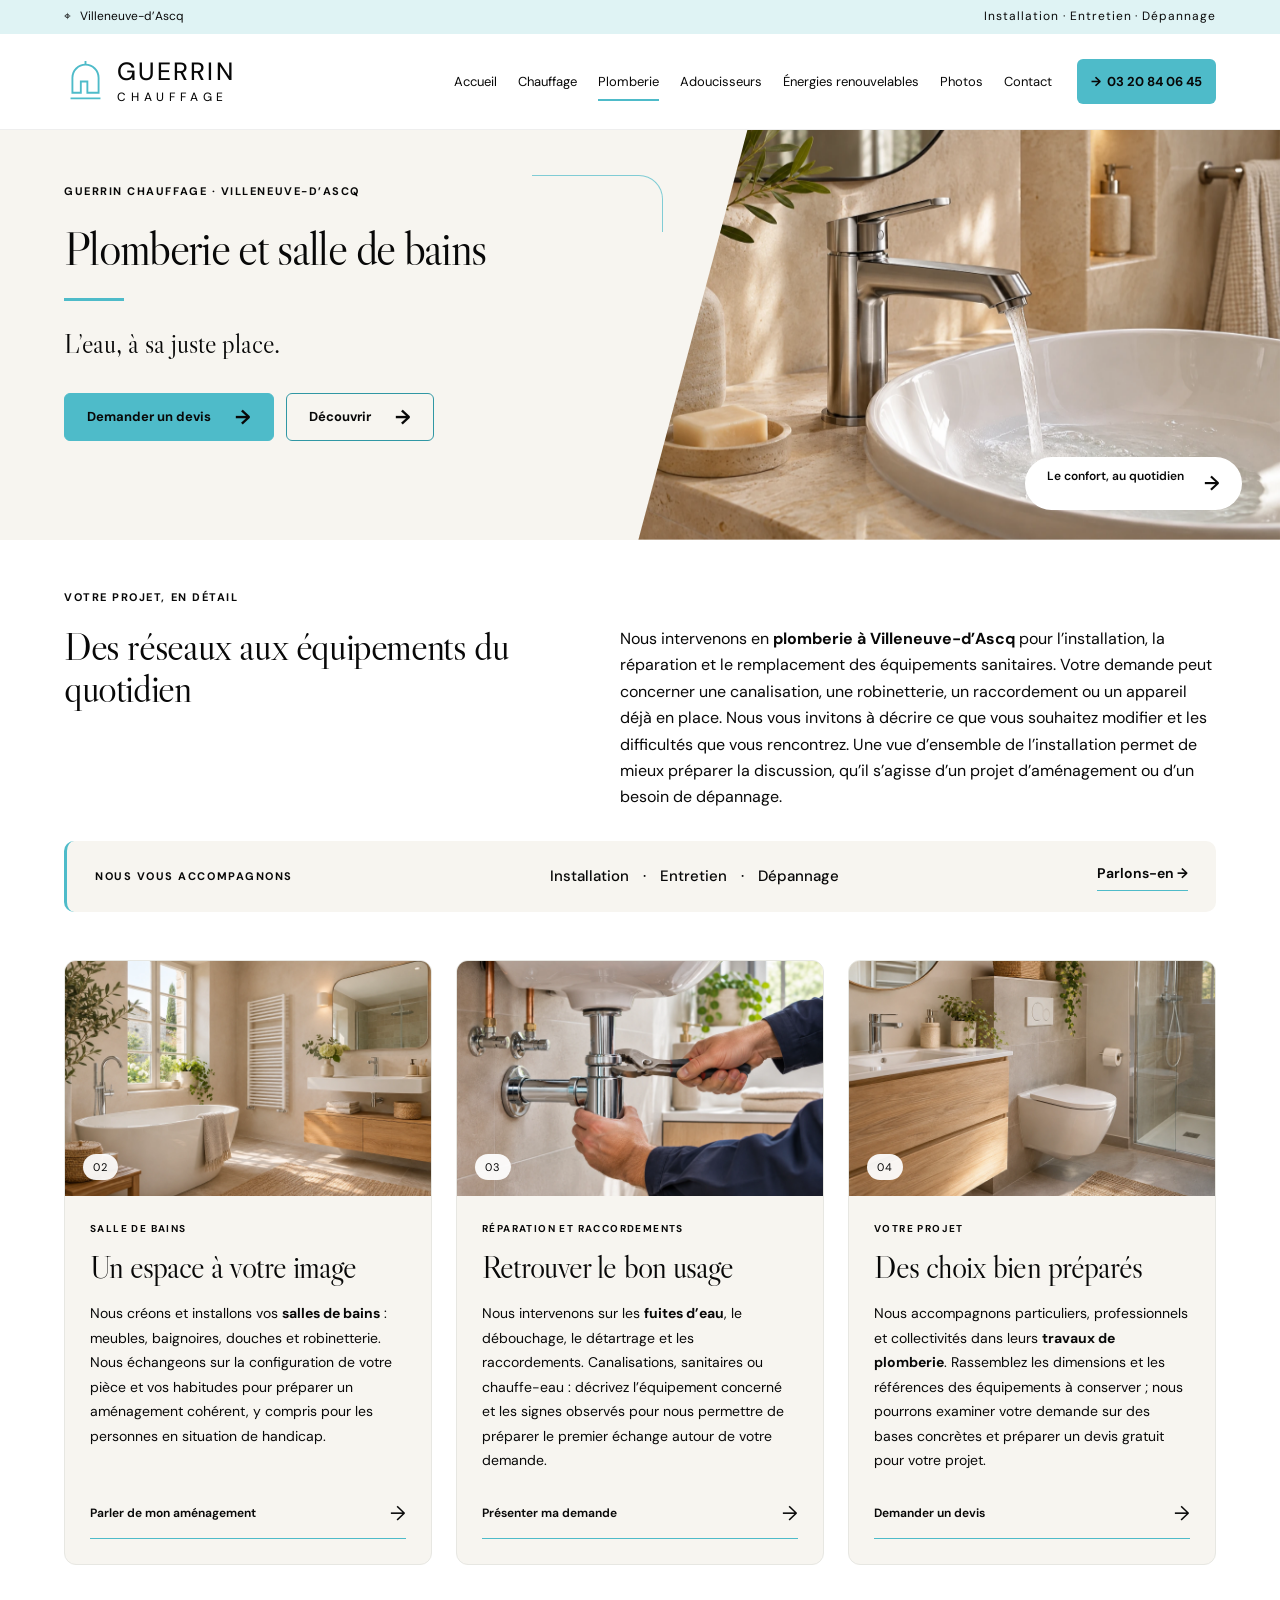
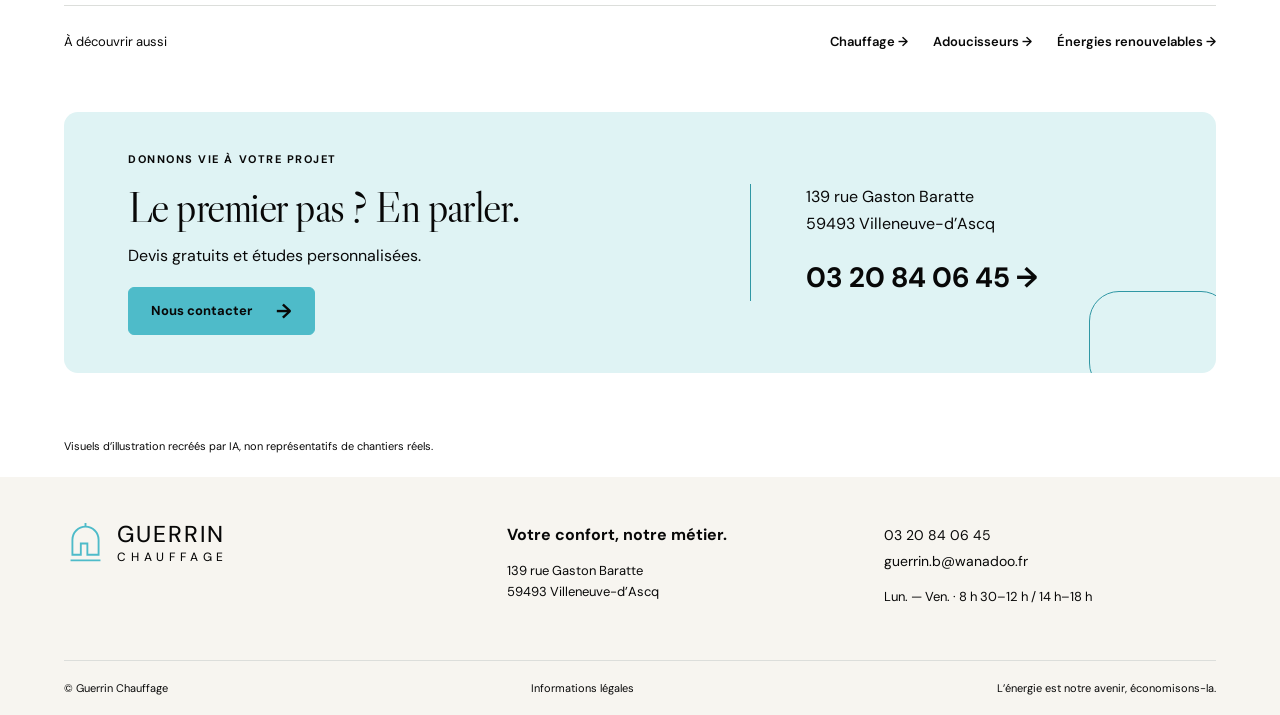
<file: plomberie.html>
<!doctype html><html lang="fr"><head><meta charset="utf-8"><meta name="viewport" content="width=device-width, initial-scale=1"><title>Plomberie et salle de bains à Villeneuve-d’Ascq | Guerrin Chauffage</title><meta name="description" content="Nous intervenons en plomberie à Villeneuve-d’Ascq pour l’installation, la réparation et le remplacement des équipements sanitaires. Votre demande peut"><meta name="theme-color" content="#4ebbc9"><link rel="icon" href="assets/favicon.svg" type="image/svg+xml"><link rel="stylesheet" href="style.css?v=5"></head><body><a class="skip" href="#contenu">Aller au contenu</a><div class="top"><div class="wrap">⌖ &nbsp; Villeneuve-d’Ascq <span>Installation · Entretien · Dépannage</span></div></div><header><div class="wrap header"><a class="brand" href="index.html" aria-label="Guerrin Chauffage accueil"><svg viewBox="0 0 46 46" aria-hidden="true"><path d="M9 35V19a14 14 0 0 1 28 0v16H25V23h-7v12Z"/><path d="M7 41h32M23 5V1"/></svg><span>GUERRIN<span class="brand-sub">CHAUFFAGE</span></span></a><button class="menu" aria-expanded="false" aria-controls="navigation">Menu ☰</button><nav id="navigation" aria-label="Navigation principale"><a href="index.html" >Accueil</a><a href="chauffage.html" >Chauffage</a><a href="plomberie.html" aria-current="page">Plomberie</a><a href="adoucisseurs.html" >Adoucisseurs</a><a href="energies-renouvelables.html" >Énergies renouvelables</a><a href="photos.html" >Photos</a><a href="contact.html" >Contact</a></nav><a class="phone" href="tel:+33320840645">→ &nbsp;03 20 84 06 45</a></div></header><main id="contenu"><section class="hero inner"><div class="hero-copy"><span class="eyebrow">GUERRIN CHAUFFAGE · VILLENEUVE-D’ASCQ</span><h1>Plomberie et salle de bains</h1><div class="rule"></div><p>L’eau, à sa juste place.</p><div class="actions"><a class="button" href="contact.html">Demander un devis <span>→</span></a><a class="button outline" href="#decouvrir" >Découvrir <span>→</span></a></div></div><div class="hero-image"><img src="assets/header-plomberie.webp" alt="Illustration : robinetterie de salle de bains" fetchpriority="high"><span class="image-tag">Le confort, au quotidien <span>→</span></span></div></section><section class="wrap section detail-start" id="decouvrir"><div><span class="eyebrow">VOTRE PROJET, EN DÉTAIL</span><h2>Des réseaux aux équipements du quotidien</h2><p>Nous intervenons en <strong>plomberie à Villeneuve-d’Ascq</strong> pour l’installation, la réparation et le remplacement des équipements sanitaires. Votre demande peut concerner une canalisation, une robinetterie, un raccordement ou un appareil déjà en place. Nous vous invitons à décrire ce que vous souhaitez modifier et les difficultés que vous rencontrez. Une vue d’ensemble de l’installation permet de mieux préparer la discussion, qu’il s’agisse d’un projet d’aménagement ou d’un besoin de dépannage.</p></div><aside class="quick"><span class="eyebrow">NOUS VOUS ACCOMPAGNONS</span><p class="support-activities"><span>Installation</span><span>Entretien</span><span>Dépannage</span></p><a class="text-link" href="contact.html">Parlons-en →</a></aside></section><section class="wrap heating-cards" aria-label="Équipements et accompagnement pour plomberie"><article class="service-visual reveal"><div class="service-visual-image"><img src="assets/plomberie-bains.webp" alt="Illustration : salle de bains avec baignoire" loading="lazy"><span class="visual-index">02</span></div><div class="service-visual-copy"><span class="eyebrow">SALLE DE BAINS</span><h2>Un espace à votre image</h2><p>Nous créons et installons vos <strong>salles de bains</strong> : meubles, baignoires, douches et robinetterie. Nous échangeons sur la configuration de votre pièce et vos habitudes pour préparer un aménagement cohérent, y compris pour les personnes en situation de handicap.</p><a class="text-link" href="contact.html">Parler de mon aménagement <span aria-hidden="true">→</span></a></div></article><article class="service-visual reveal"><div class="service-visual-image"><img src="assets/plomberie-reparation.webp" alt="Illustration : réparation d’un siphon sanitaire" loading="lazy"><span class="visual-index">03</span></div><div class="service-visual-copy"><span class="eyebrow">RÉPARATION ET RACCORDEMENTS</span><h2>Retrouver le bon usage</h2><p>Nous intervenons sur les <strong>fuites d’eau</strong>, le débouchage, le détartrage et les raccordements. Canalisations, sanitaires ou chauffe-eau : décrivez l’équipement concerné et les signes observés pour nous permettre de préparer le premier échange autour de votre demande.</p><a class="text-link" href="contact.html">Présenter ma demande <span aria-hidden="true">→</span></a></div></article><article class="service-visual reveal"><div class="service-visual-image"><img src="assets/plomberie-projet.webp" alt="Illustration : équipements sanitaires contemporains" loading="lazy"><span class="visual-index">04</span></div><div class="service-visual-copy"><span class="eyebrow">VOTRE PROJET</span><h2>Des choix bien préparés</h2><p>Nous accompagnons particuliers, professionnels et collectivités dans leurs <strong>travaux de plomberie</strong>. Rassemblez les dimensions et les références des équipements à conserver ; nous pourrons examiner votre demande sur des bases concrètes et préparer un devis gratuit pour votre projet.</p><a class="text-link" href="contact.html">Demander un devis <span aria-hidden="true">→</span></a></div></article></section><section class="wrap service-nav"><span>À découvrir aussi</span><a href="chauffage.html">Chauffage →</a><a href="adoucisseurs.html">Adoucisseurs →</a><a href="energies-renouvelables.html">Énergies renouvelables →</a></section><section class="wrap cta reveal"><div><span class="eyebrow">DONNONS VIE À VOTRE PROJET</span><h2>Le premier pas ? En parler.</h2><p>Devis gratuits et études personnalisées.</p><a class="button" href="contact.html">Nous contacter <span>→</span></a></div><div class="cta-info"><p>139 rue Gaston Baratte<br>59493 Villeneuve-d’Ascq</p><a href="tel:+33320840645">03 20 84 06 45 →</a></div></section><p class="wrap visual-note">Visuels d’illustration recréés par IA, non représentatifs de chantiers réels.</p></main><footer><div class="wrap foot"><a class="brand" href="index.html" aria-label="Guerrin Chauffage accueil"><svg viewBox="0 0 46 46" aria-hidden="true"><path d="M9 35V19a14 14 0 0 1 28 0v16H25V23h-7v12Z"/><path d="M7 41h32M23 5V1"/></svg><span>GUERRIN<span class="brand-sub">CHAUFFAGE</span></span></a><div><strong>Votre confort, notre métier.</strong><p>139 rue Gaston Baratte<br>59493 Villeneuve-d’Ascq</p></div><div><a href="tel:+33320840645">03 20 84 06 45</a><br><a href="mailto:guerrin.b@wanadoo.fr">guerrin.b@wanadoo.fr</a><p>Lun. — Ven. · 8 h 30–12 h / 14 h–18 h</p></div></div><div class="wrap foot-bottom"><span>© Guerrin Chauffage</span><a href="https://www.guerrinchauffage.com/info" target="_blank" rel="noopener">Informations légales</a><span>L’énergie est notre avenir, économisons-la.</span></div></footer><dialog id="lightbox"><button aria-label="Fermer la photographie">Fermer ×</button><img alt=""><p></p></dialog><script src="app.js?v=3" defer></script></body></html>
</file>
<file: style.css>
@import url('https://fonts.googleapis.com/css2?family=DM+Sans:wght@400;450;500;600;650;700&family=Libre+Caslon+Display&display=swap');
:root{--a:#4ebbc9;--pale:#dff3f4;--ink:#080808;--warm:#f7f5f0;--line:#dcdedb;--serif:'Libre Caslon Display',Georgia,serif;--sans:'DM Sans',Arial,sans-serif}*{box-sizing:border-box}html{scroll-behavior:smooth;scroll-padding-top:110px}body{margin:0;color:var(--ink);font:16px/1.65 var(--sans);background:#fff}button,input,select,textarea{font:inherit;color:#080808}a{color:#080808;text-decoration:none}button,a{-webkit-tap-highlight-color:transparent}button{cursor:pointer}img{display:block;width:100%;object-fit:cover}p{margin:0 0 22px}strong{font-weight:700}h1,h2,h3{font-family:var(--serif);font-weight:400;line-height:1.06;letter-spacing:-.035em;margin:0 0 24px}h1{font-size:clamp(40px,4.4vw,68px)}h2{font-size:clamp(32px,3.4vw,49px)}h3{font-size:32px}.wrap{width:min(1280px,90%);margin:auto}.top{font-size:12px;padding:7px 0;background:var(--pale)}.top .wrap{display:flex;justify-content:space-between}.top span{letter-spacing:.08em}header{position:sticky;top:0;z-index:20;background:rgba(255,255,255,.97);border-bottom:1px solid #eee}.header{display:flex;align-items:center;gap:25px;min-height:95px}.brand{display:flex;align-items:center;gap:10px;flex-shrink:0;font:25px/1.05 var(--sans);letter-spacing:.09em;font-weight:450}.brand svg{width:43px;height:43px;fill:none;stroke:var(--a);stroke-width:2}.brand-sub{display:block;font-size:12px;letter-spacing:.4em;margin-top:5px}.header nav{display:flex;align-items:center;justify-content:center;gap:21px;margin-left:auto}.header nav a{font-size:13px;position:relative;padding:35px 0;white-space:nowrap}.header nav a:after{content:'';position:absolute;bottom:26px;left:0;width:0;height:2px;background:var(--a);transition:width .2s}.header nav a:hover:after,.header nav a[aria-current]:after{width:100%}.phone{font-size:13px;background:var(--a);padding:12px 14px;border-radius:6px;font-weight:700;white-space:nowrap}.menu{display:none}.hero{display:grid;grid-template-columns:53% 47%;min-height:560px;background:var(--warm);overflow:hidden;position:relative}.hero-copy{padding:68px 8% 60px max(5vw,calc((100vw - 1280px)/2));position:relative;z-index:1}.hero-copy:before{content:'';position:absolute;right:15px;top:45px;width:130px;height:56px;border-right:1px solid var(--a);border-top:1px solid var(--a);border-radius:0 24px 0 24px;opacity:.7;pointer-events:none}.eyebrow{display:block;font-size:11px;font-weight:700;letter-spacing:.14em;margin-bottom:24px}.hero h1{max-width:660px}.hero h1 span{font-size:.71em;display:inline-block;margin-top:10px;line-height:1.09}.hero-copy>p{max-width:470px;font-size:16px;line-height:1.55}.rule{width:60px;height:3px;background:var(--a);margin:22px 0}.hero-image{position:relative;margin-left:-40px;clip-path:polygon(17% 0,100% 0,100% 100%,0 100%);min-height:550px}.hero-image>img{height:100%;position:absolute;object-position:center}.image-tag{position:absolute;bottom:30px;right:6%;padding:10px 22px;background:#fff;border-radius:40px;font-size:12px;font-weight:600;display:flex;gap:20px}.image-tag span{font-size:20px}.actions{display:flex;gap:12px;flex-wrap:wrap;margin-top:28px}.button{background:var(--a);padding:13px 22px;display:inline-flex;align-items:center;justify-content:space-between;gap:24px;border:1px solid var(--a);border-radius:6px;font-size:13px;font-weight:700;line-height:1.5;transition:transform .2s,box-shadow .2s}.button span{font-size:20px;line-height:1}.button:hover,.phone:hover{box-shadow:0 5px 15px #00000012;transform:translateY(-2px)}.outline{background:transparent;border-color:#3097a4}.service-strip{display:flex;justify-content:center;padding:22px 4%;background:var(--warm);border-top:8px solid white;gap:0}.service-strip a{flex:1;text-align:center;max-width:430px;font-family:var(--serif);font-size:24px;line-height:1.3}.service-strip a+a{border-left:1px solid #a4afad}.service-strip span{font-family:var(--sans);color:#167e8c;font-size:32px;margin-right:18px}.section{padding-top:64px;padding-bottom:64px}.section-heading{display:flex;justify-content:space-between;align-items:center;gap:30px}.section-heading .eyebrow{margin-bottom:14px}.small-number{font-size:11px;letter-spacing:.13em;white-space:nowrap}.intro{max-width:900px;line-height:1.7}.cards{display:grid;grid-template-columns:repeat(3,1fr);gap:24px;margin-top:36px}.card{border:1px solid var(--line);border-radius:10px;overflow:hidden;transition:box-shadow .25s,transform .25s}.card:hover{transform:translateY(-5px);box-shadow:0 15px 30px #0000000b}.card-img{height:245px;overflow:hidden}.card-img img{height:100%;transition:transform .6s}.card:hover img{transform:scale(1.045)}.card-content{padding:22px 22px 13px;position:relative}.card h3{margin-bottom:12px}.card p{font-size:14px;line-height:1.55;margin-bottom:10px}.arrow{font-size:30px;color:#167e8c}.after-cards{max-width:1020px;margin:30px 0 0}.feature{background:var(--pale);overflow:hidden}.feature-grid{display:grid;grid-template-columns:1fr 1fr;gap:65px;align-items:center}.feature-grid>div{padding:52px 0}.feature-grid img{height:420px;clip-path:polygon(18% 0,100% 0,100% 100%,0 100%);width:calc(100% + 8vw);max-width:none}.feature h2{max-width:470px}.text-link{font-size:14px;font-weight:650;border-bottom:1px solid var(--a);padding-bottom:5px}.gallery-preview{display:grid;grid-template-columns:repeat(3,1fr);gap:24px;margin-top:32px}.gallery-preview img{height:230px;border-radius:8px}.cta{background:var(--pale);padding:38px 5%;border-radius:14px;display:grid;grid-template-columns:1.4fr 1fr;gap:60px;margin-bottom:65px;position:relative;overflow:hidden}.cta:after{content:'';position:absolute;right:-15px;bottom:-20px;width:140px;height:100px;border:1px solid #3097a4;border-radius:30px;pointer-events:none}.cta h2{margin-bottom:13px}.cta .eyebrow{margin-bottom:15px}.cta p{margin-bottom:18px}.cta-info{border-left:1px solid #3097a4;padding-left:55px;align-self:center}.cta-info>a{font-size:28px;font-weight:700}.foot{display:grid;grid-template-columns:1.2fr 1fr 1fr;gap:45px;padding:45px 0 30px}.foot p{font-size:13px;margin-top:12px}.foot a{font-size:14px}.foot .brand{font-size:23px;align-self:start}.foot-bottom{padding:18px 0;border-top:1px solid var(--line);display:flex;justify-content:space-between;font-size:11px;gap:20px}footer{background:var(--warm)}.inner{min-height:410px}.inner .hero-image{min-height:410px}.inner .hero-copy{padding-top:52px;padding-bottom:48px}.inner h1{font-size:clamp(36px,3.7vw,56px)}.inner .hero-copy>p{font-family:var(--serif);font-size:27px}.detail-start{display:grid;grid-template-columns:1.6fr 1fr;gap:100px}.quick{background:var(--warm);padding:35px;border-radius:10px;border-top:3px solid var(--a)}.quick h3{line-height:1.35;margin-bottom:24px}.editorial{display:grid;grid-template-columns:repeat(3,1fr);gap:40px;padding-bottom:65px}.editorial article{border-top:1px solid var(--line);padding-top:25px}.editorial h2{font-size:32px}.editorial p{font-size:15px;line-height:1.8}.article-number{display:block;font-size:12px;color:#080808;margin-bottom:25px;letter-spacing:.15em}.service-nav{padding:25px 0;display:flex;gap:25px;align-items:center;border-top:1px solid var(--line);margin-bottom:35px;font-size:13px;flex-wrap:wrap}.service-nav span{margin-right:auto}.service-nav a{font-weight:600}.filters{display:flex;gap:12px;flex-wrap:wrap;margin:30px 0}.filters button{border:1px solid var(--line);background:#fff;border-radius:30px;padding:9px 22px;font-size:13px}.filters .active{background:var(--a);border-color:var(--a)}.gallery{display:grid;grid-template-columns:repeat(3,1fr);gap:24px}.gallery-item{padding:0;border:1px solid var(--line);border-radius:10px;background:#fff;overflow:hidden;text-align:left}.gallery-item img{height:240px;transition:transform .3s}.gallery-item:hover img{transform:scale(1.03)}.gallery-item>span{display:flex;justify-content:space-between;gap:12px;padding:16px;font-size:13px}.gallery-item b{font-size:20px}.gallery-item[hidden]{display:none}.caption{font-size:12px;margin:20px 0 0}.contact-grid{display:grid;grid-template-columns:1fr 1fr;gap:80px}.contact-links{display:grid;gap:12px;margin:30px 0 45px;font-size:23px;font-weight:600}.contact-panel{padding:35px;background:var(--warm);border-radius:12px}.contact-panel>p{font-size:14px}.contact-panel h2{font-size:36px}form{display:grid;gap:16px}label{display:grid;gap:7px;font-size:13px;font-weight:600}input,textarea,select{width:100%;padding:12px;border:1px solid #a5b5b5;border-radius:5px;background:#fff;min-width:0}textarea{resize:vertical}form .button{width:100%;margin-top:8px}#form-status{font-size:13px;margin:0}.skip{position:fixed;top:-100px;left:20px;z-index:100;background:var(--a);padding:10px}.skip:focus{top:10px}:focus-visible{outline:3px solid #167e8c;outline-offset:4px}dialog{border:0;border-radius:10px;padding:15px;max-width:min(1000px,94vw);width:90%;max-height:92vh}dialog::backdrop{background:#000b}dialog>button{display:block;margin:0 0 10px auto;background:var(--a);border:0;padding:8px 15px;border-radius:5px}dialog img{max-height:72vh;object-fit:contain}dialog p{padding:12px 0 0;margin:0;font-size:14px}.js .reveal{opacity:0;transform:translateY(16px);transition:opacity .6s,transform .6s}.js .reveal.visible{opacity:1;transform:none}
@media(min-width:1500px){.hero-copy{padding-right:90px}}@media(max-width:1200px){.header{gap:18px}.header nav{gap:14px}.header nav a{font-size:11px}.brand{font-size:21px}.brand svg{width:34px}.phone{font-size:12px;padding:10px}.hero-copy{padding-right:35px}.hero-copy:before{display:none}.feature-grid{gap:35px}.contact-grid{gap:40px}}
@media(max-width:1000px){.menu{display:block;margin-left:auto;background:white;border:1px solid var(--line);padding:8px 14px;border-radius:5px;font-size:13px}.header{min-height:80px}.header nav{display:none;position:absolute;top:80px;background:#fff;left:0;right:0;padding:20px 5%;box-shadow:0 20px 30px #0001}.header nav.open{display:grid;grid-template-columns:1fr 1fr}.header nav a{padding:10px;font-size:14px}.header nav a:after{bottom:2px}.hero{min-height:490px}.hero-image{min-height:490px}.hero-copy{padding-top:50px;padding-bottom:40px}.hero h1{font-size:45px}.actions{gap:10px}.actions .button{padding:10px 14px;font-size:12px;gap:10px}.cards{gap:15px}.card-img{height:200px}.card-content{padding:17px}.card h3{font-size:29px}.feature-grid img{height:470px}.detail-start{gap:40px}.editorial{gap:24px}.editorial h2{font-size:28px}.cta{gap:25px}.cta-info{padding-left:25px}.cta-info>a{font-size:24px}.gallery{grid-template-columns:1fr 1fr}.foot{gap:25px}.foot .brand{font-size:18px}.foot .brand svg{width:30px}}
@media(max-width:680px){body{font-size:15px}.top span{display:none}.top{font-size:11px}.header{min-height:75px;gap:12px}.brand{font-size:19px;gap:7px}.brand-sub{font-size:9px}.brand svg{width:30px;height:36px}.header .phone{display:none}.menu{padding:8px 12px}.header nav{top:75px}.hero{grid-template-columns:1fr;min-height:0}.hero-copy{padding:38px 6% 34px}.hero h1{font-size:44px}.hero h1 span{font-size:.73em}.eyebrow{font-size:10px;margin-bottom:20px}.hero-copy>p{font-size:15px}.hero-image,.inner .hero-image{min-height:270px;margin:0;clip-path:none}.hero-image>img{position:absolute}.image-tag{bottom:18px;right:5%;padding:7px 17px;font-size:11px}.service-strip{padding:19px 3%;border-top:5px solid white}.service-strip a{font-family:var(--sans);font-size:11px;display:flex;flex-direction:column;align-items:center;gap:8px}.service-strip span{font-size:25px;margin:0}.section{padding-top:42px;padding-bottom:42px}.section-heading{align-items:start;gap:15px;flex-wrap:wrap}.small-number{display:none}h2{font-size:36px}.cards{grid-template-columns:1fr;gap:22px;margin-top:28px}.card-img{height:230px}.card-content{padding:20px}.card h3{font-size:32px}.card p{padding-right:38px}.arrow{position:absolute;right:20px;bottom:18px}.feature-grid{grid-template-columns:1fr;gap:0}.feature-grid>div{padding:35px 0 25px}.feature-grid img{width:111.12%;margin-left:-5.56%;clip-path:none;height:260px}.feature h2{font-size:36px}.gallery-preview{gap:10px;grid-template-columns:1fr 1fr}.gallery-preview img{height:170px}.gallery-preview img:last-child{display:none}.cta{grid-template-columns:1fr;padding:30px 7%;gap:25px;margin-bottom:40px}.cta h2{font-size:35px}.cta-info{padding:20px 0 0;border-left:0;border-top:1px solid #3097a4}.cta-info p{font-size:14px}.foot{grid-template-columns:1fr;gap:22px;padding:35px 0 20px}.foot .brand{font-size:23px}.foot p{margin:7px 0}.foot-bottom{flex-wrap:wrap;gap:12px}.foot-bottom>span:last-child{width:100%}.inner .hero-copy{padding:36px 6%}.inner h1{font-size:39px}.inner .hero-copy>p{font-size:25px}.detail-start{grid-template-columns:1fr;gap:25px}.quick{padding:25px}.quick h3{font-size:27px}.editorial{grid-template-columns:1fr;gap:25px;padding-bottom:35px}.editorial h2{font-size:32px}.article-number{margin-bottom:15px}.editorial p{font-size:15px}.service-nav{gap:15px}.service-nav span{width:100%}.gallery{grid-template-columns:1fr;gap:20px}.gallery-item img{height:250px}.filters{gap:8px}.filters button{padding:8px 15px;font-size:12px}.contact-grid{grid-template-columns:1fr;gap:35px}.contact-links{font-size:19px}.contact-panel{padding:25px 20px}.contact-panel h2{font-size:33px}dialog{width:95%;padding:12px}}
@media(prefers-reduced-motion:reduce){html{scroll-behavior:auto}*,*:before,*:after{animation:none!important;transition:none!important}.js .reveal{opacity:1;transform:none}}

.support-activities{display:flex;flex-wrap:wrap;gap:8px 14px;font:500 16px/1.5 var(--sans);margin:0 0 26px}.support-activities span{white-space:nowrap}.support-activities span+span:before{content:"·";margin-right:14px;color:#080808}.quick{align-self:start}

.visual-note{font-size:11px;margin:0 auto 22px;line-height:1.5}

/* Entrance choreography and slow breathing hero photographs */
.hero-copy>.eyebrow,.hero-copy>h1,.hero-copy>.rule,.hero-copy>p,.hero-copy>.actions{animation:hero-enter .8s cubic-bezier(.22,1,.36,1) both}
.hero-copy>.eyebrow{animation-delay:.06s}.hero-copy>h1{animation-delay:.18s}.hero-copy>.rule{animation-delay:.28s;transform-origin:left}.hero-copy>p{animation-delay:.36s}.hero-copy>.actions{animation-delay:.46s}
.hero-image{animation:hero-photo-enter 1s ease both}.hero-image>img{animation:hero-breathe 16s ease-in-out infinite;transform-origin:center;will-change:transform}.image-tag{animation:hero-enter .8s .65s both}
.cards>.card:nth-child(2){transition-delay:.08s}.cards>.card:nth-child(3){transition-delay:.16s}
@keyframes hero-enter{from{opacity:0;transform:translateY(22px)}to{opacity:1;transform:translateY(0)}}
@keyframes hero-photo-enter{from{opacity:0}to{opacity:1}}
@keyframes hero-breathe{0%,100%{transform:scale(1)}50%{transform:scale(1.075)}}
@media(max-width:680px){.hero-image>img{animation-duration:20s}}
@media(prefers-reduced-motion:reduce){.hero-copy>*,.hero-image,.hero-image>img,.image-tag{animation:none!important;transform:none!important;opacity:1!important}.hero-image>img{will-change:auto}}

.feature-media{height:420px;position:relative;overflow:hidden;clip-path:polygon(18% 0,100% 0,100% 100%,0 100%);width:calc(100% + 8vw)}
.feature-grid .feature-media img{position:absolute;inset:-15% 0 auto;width:100%;height:130%;margin:0;max-width:100%;clip-path:none;transform:translate3d(0,var(--parallax-y,0px),0);will-change:transform}
@media(max-width:1000px){.feature-media{height:470px}}
@media(max-width:680px){.feature-media{height:270px;width:111.12%;margin-left:-5.56%;clip-path:none}.feature-grid .feature-media img{height:130%;width:100%;margin:0}}
@media(prefers-reduced-motion:reduce){.feature-grid .feature-media img{transform:none!important;will-change:auto}}
/* Balanced service introductions: two editorial columns and a compact action band. */
.detail-start{display:block;padding-top:48px;padding-bottom:40px}
.detail-start>div{display:grid;grid-template-columns:1fr 1.2fr;column-gap:60px;align-items:start}
.detail-start>div>.eyebrow{grid-column:1/-1;margin-bottom:20px}
.detail-start>div>h2{font-size:clamp(32px,3.1vw,44px);margin:0}
.detail-start>div>p{margin:0}
.detail-start>.quick{display:flex;align-items:center;justify-content:space-between;gap:20px;margin-top:30px;padding:21px 28px;border-top:0;border-left:3px solid var(--a)}
.detail-start>.quick>.eyebrow{margin:0;max-width:210px}
.detail-start>.quick>.support-activities{margin:0;font-size:15px}
.detail-start>.quick>.text-link{white-space:nowrap}
.detail-start>.quick>h3{font:500 16px/1.5 var(--sans);margin:0}
.editorial{gap:32px;padding-bottom:42px}
.section{padding-top:48px;padding-bottom:48px}
@media(max-width:1000px){.detail-start>div{gap:20px 35px}.detail-start>.quick{flex-wrap:wrap}.detail-start>.quick>.eyebrow{max-width:none}.detail-start>.quick>.text-link{margin-left:auto}}
@media(max-width:680px){.detail-start>div{display:block}.detail-start>div>h2{margin-bottom:20px}.detail-start>.quick{gap:15px;padding:20px}.detail-start>.quick>.eyebrow{width:100%}.detail-start>.quick>.text-link{margin-left:0}.section{padding-top:34px;padding-bottom:34px}.editorial{gap:22px;padding-bottom:30px}}

.heating-cards{display:grid;grid-template-columns:repeat(3,minmax(0,1fr));gap:24px;padding:0 0 40px}
.service-visual{background:var(--warm);border:1px solid #e7e7e2;border-radius:12px;overflow:hidden;display:flex;flex-direction:column}
.service-visual-image{position:relative;height:235px;overflow:hidden}.service-visual-image img{height:100%;transition:transform .65s ease}.service-visual:hover .service-visual-image img{transform:scale(1.04)}
.visual-index{position:absolute;left:18px;bottom:16px;padding:4px 10px;border-radius:20px;background:#ffffffed;font-size:11px;letter-spacing:.1em}
.service-visual-copy{padding:25px;display:flex;flex-direction:column;flex:1}.service-visual-copy>.eyebrow{font-size:10px;margin-bottom:13px}.service-visual-copy>h2{font-size:32px;line-height:1.1;margin-bottom:16px;letter-spacing:-.03em}.service-visual-copy>p{font-size:14px;line-height:1.75;margin-bottom:24px}.service-visual-copy>.text-link{margin-top:auto;display:flex;justify-content:space-between;align-items:center;gap:12px;align-self:stretch;font-size:12px;padding-bottom:8px}.service-visual-copy>.text-link>span{font-size:20px;font-weight:400}
@media(max-width:1000px){.heating-cards{gap:16px}.service-visual-image{height:200px}.service-visual-copy{padding:20px}.service-visual-copy>h2{font-size:28px}}
@media(max-width:680px){.heating-cards{grid-template-columns:1fr;gap:22px;padding-bottom:30px}.service-visual-image{height:auto;aspect-ratio:1.65}.service-visual-copy{padding:23px}.service-visual-copy>h2{font-size:32px}}
@media(prefers-reduced-motion:reduce){.service-visual:hover .service-visual-image img{transform:none}}

.microcogeneration{display:flex;gap:30px;align-items:center;padding:0 0 30px}.microcogeneration p{font-size:13px;margin:0;max-width:850px}.microcogeneration a{white-space:nowrap;margin-left:auto}@media(max-width:680px){.microcogeneration{display:block}.microcogeneration p{margin-bottom:15px}}
</file>
